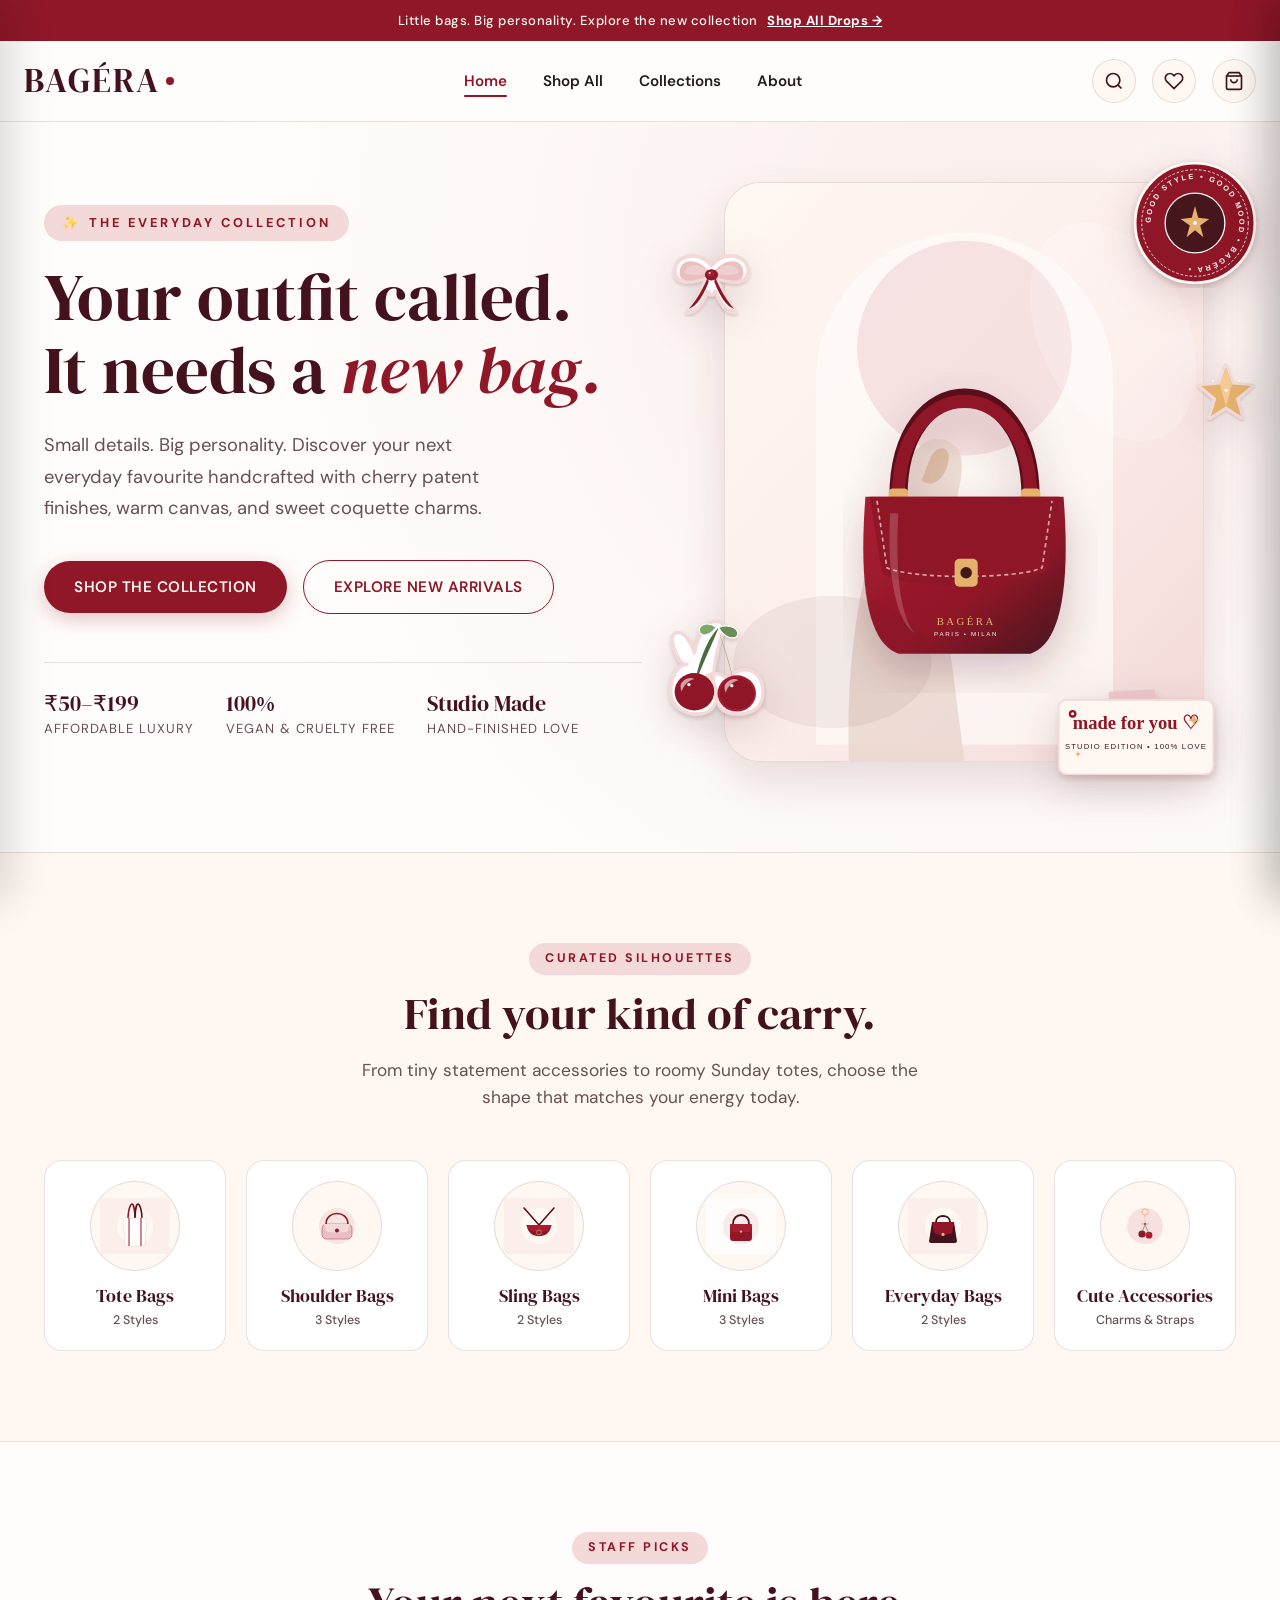
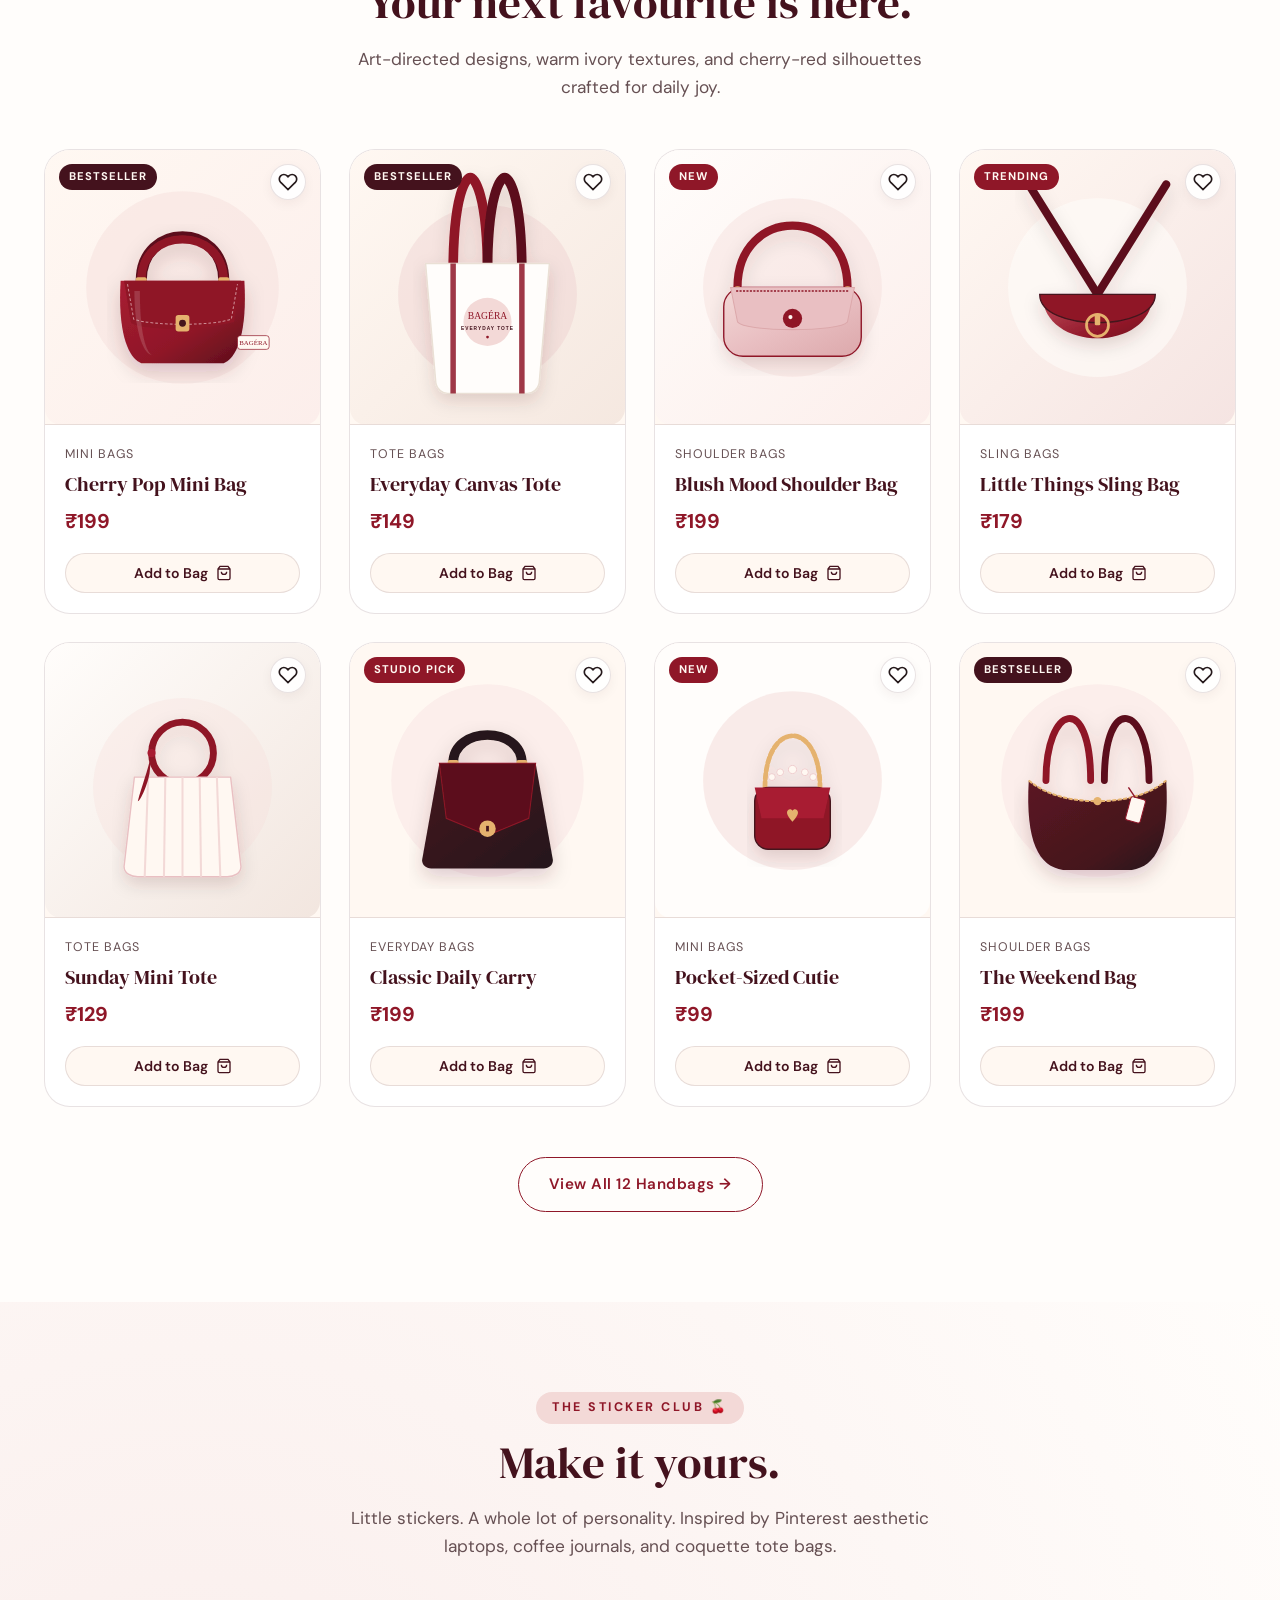
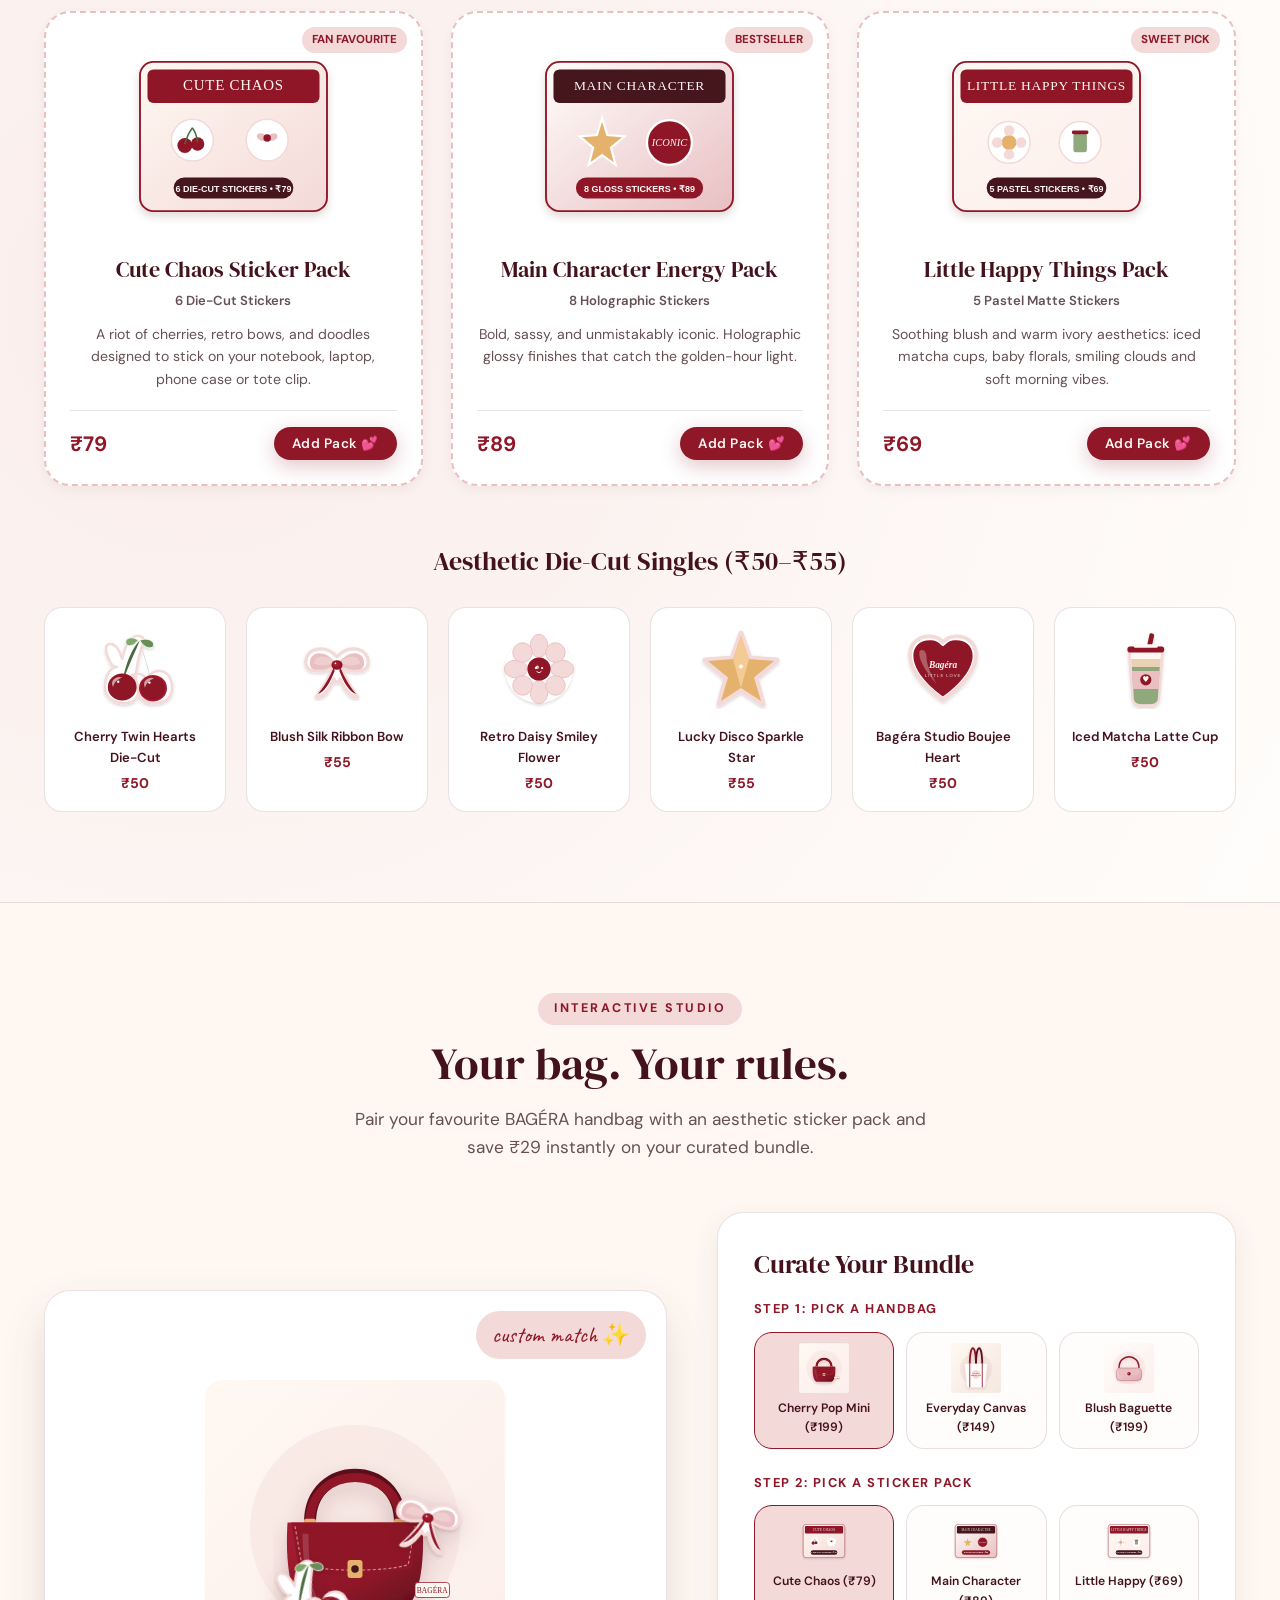
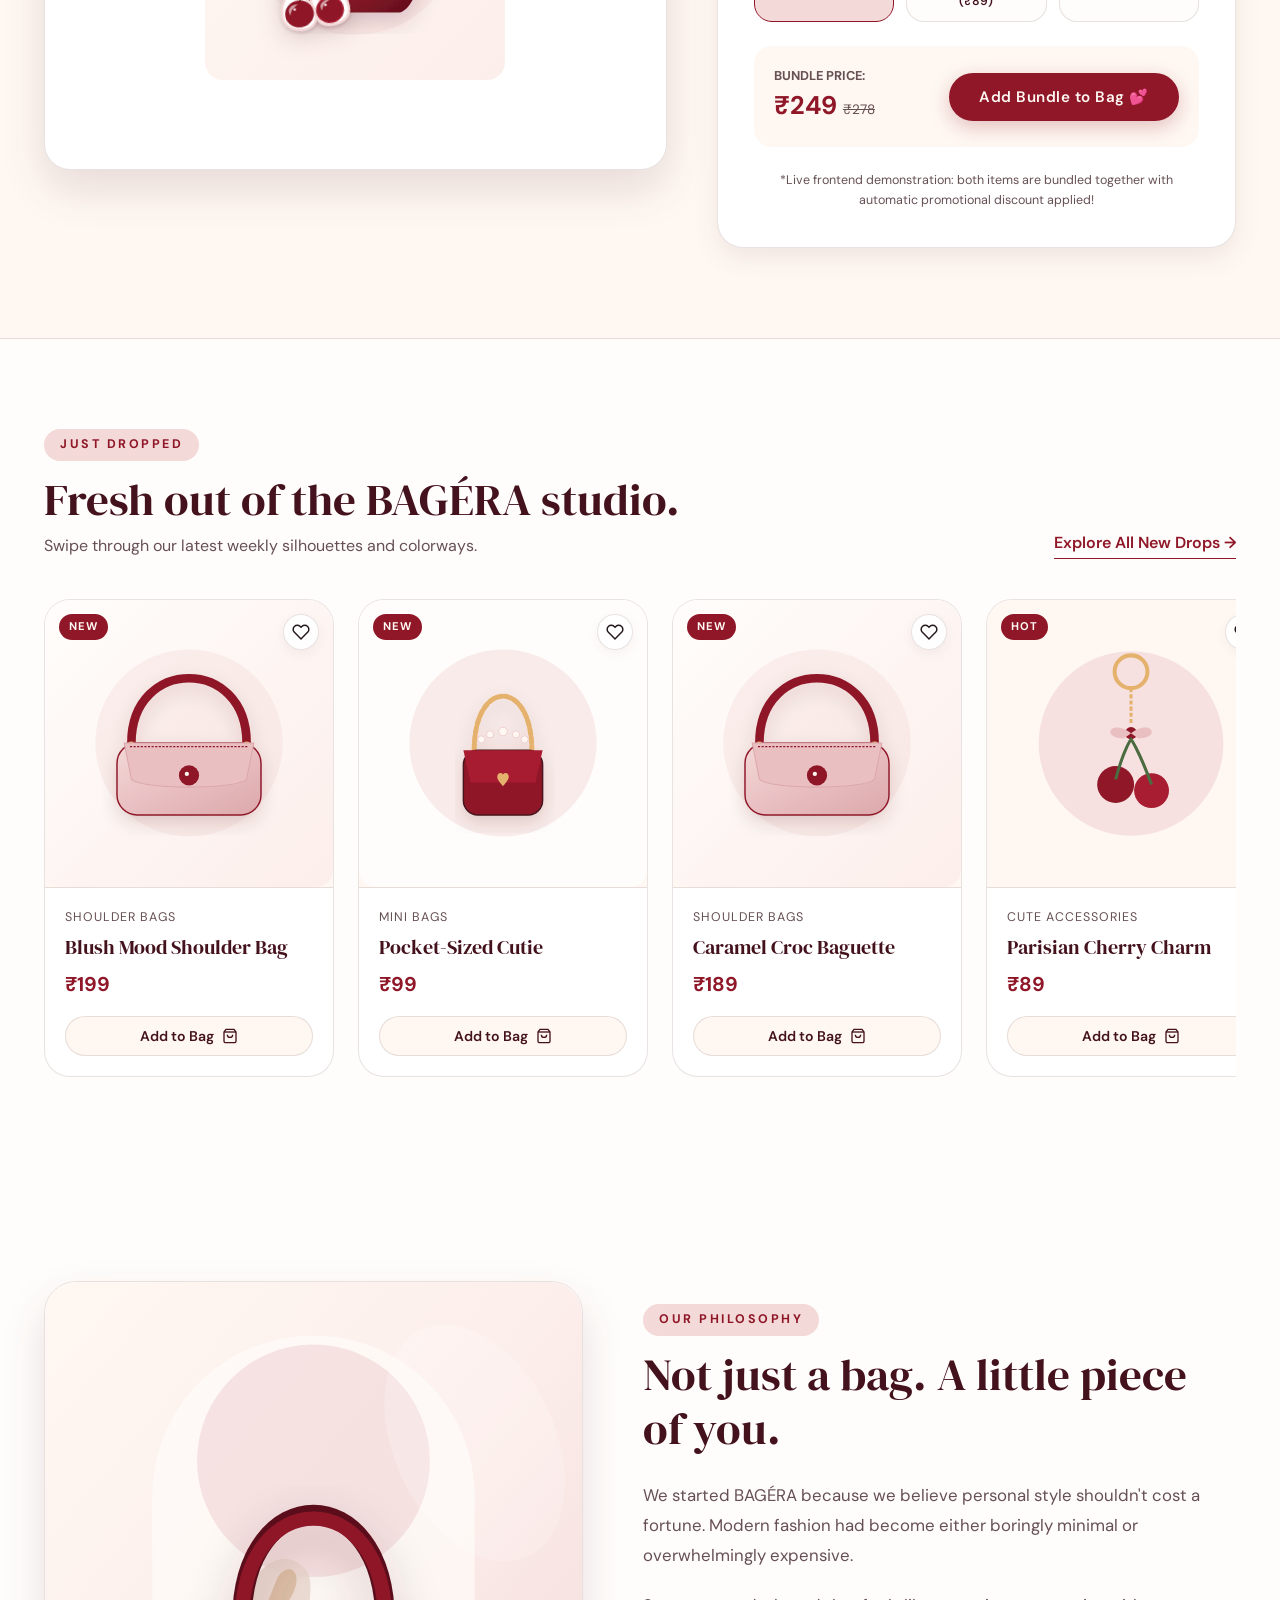
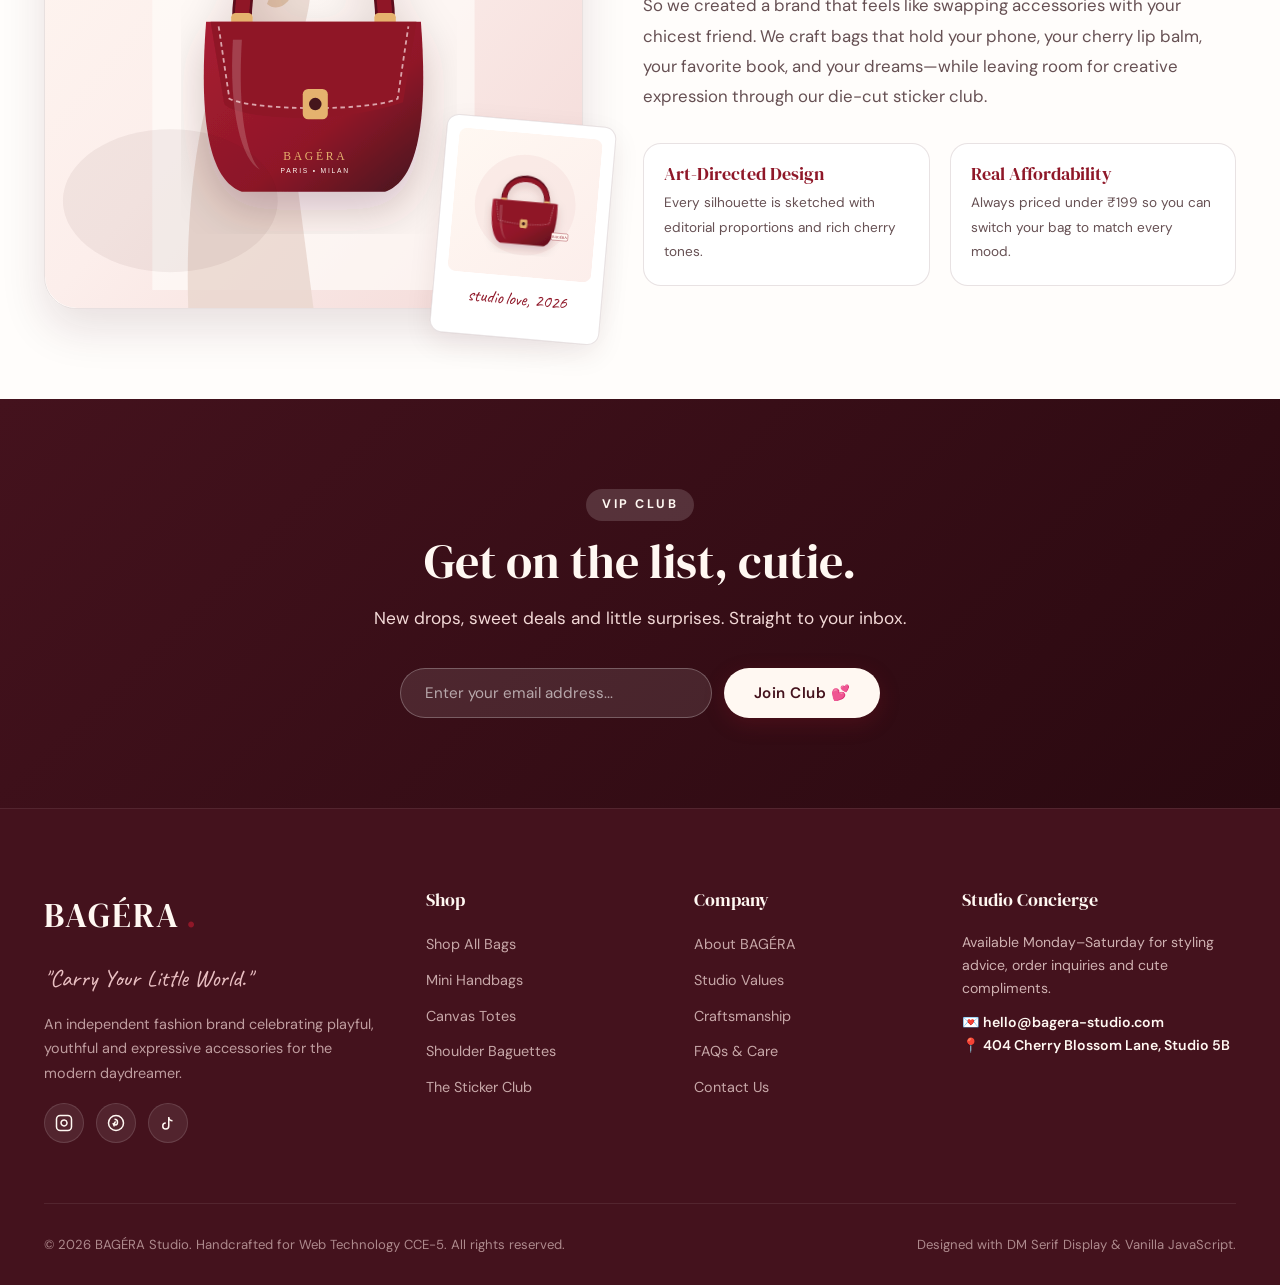
<file: index.html>
<!DOCTYPE html>
<html lang="en">
<head>
  <meta charset="UTF-8">
  <meta name="viewport" content="width=device-width, initial-scale=1.0">
  <title>BAGÉRA | Carry Your Little World | Designer Handbags & Cute Accessories</title>
  <meta name="description" content="BAGÉRA is a fashion-forward handbag boutique for trendy mini bags, totes, shoulder bags, and Pinterest-inspired aesthetic decorative stickers. Affordable luxury from ₹50 to ₹199.">
  
  <!-- Favicon -->
  <link rel="icon" type="image/svg+xml" href="assets/images/sticker-cherries.svg">

  <!-- Stylesheet -->
  <link rel="stylesheet" href="css/style.css">
</head>
<body>

  <!-- ==========================================================================
       1. ANNOUNCEMENT BAR
       ========================================================================== -->
  <aside class="announcement-bar" role="banner">
    Little bags. Big personality. Explore the new collection <a href="shop.html">Shop All Drops →</a>
  </aside>

  <!-- ==========================================================================
       2. NAVIGATION HEADER
       ========================================================================== -->
  <header class="site-header">
    <div class="container-wide">
      <nav class="navbar" aria-label="Main Navigation">
        <!-- Brand Logo -->
        <a href="index.html" class="site-logo">
          BAGÉRA<span class="logo-dot"></span>
        </a>

        <!-- Center Menu Links -->
        <ul class="nav-menu">
          <li><a href="index.html" class="nav-link active">Home</a></li>
          <li><a href="shop.html" class="nav-link">Shop All</a></li>
          <li><a href="shop.html#categories" class="nav-link">Collections</a></li>
          <li><a href="about.html" class="nav-link">About</a></li>
        </ul>

        <!-- Right Nav Icons & Mobile Toggle -->
        <div class="nav-actions">
          <!-- Search Icon Button -->
          <button class="nav-action-btn search-modal-trigger" aria-label="Search Catalog" title="Search bags & stickers">
            <svg width="20" height="20" viewBox="0 0 24 24" fill="none" stroke="currentColor" stroke-width="2">
              <circle cx="11" cy="11" r="8"></circle>
              <line x1="21" y1="21" x2="16.65" y2="16.65"></line>
            </svg>
          </button>

          <!-- Wishlist Icon Button with Badge -->
          <button class="nav-action-btn wishlist-drawer-trigger" aria-label="View Wishlist" title="Your Favourites">
            <svg width="20" height="20" viewBox="0 0 24 24" fill="none" stroke="currentColor" stroke-width="2">
              <path d="M20.84 4.61a5.5 5.5 0 0 0-7.78 0L12 5.67l-1.06-1.06a5.5 5.5 0 0 0-7.78 7.78l1.06 1.06L12 21.23l7.78-7.78 1.06-1.06a5.5 5.5 0 0 0 0-7.78z"></path>
            </svg>
            <span class="badge-count wishlist-count-badge" style="display:none;">0</span>
          </button>

          <!-- Shopping Bag Icon Button with Live Count Badge -->
          <button class="nav-action-btn cart-drawer-trigger" aria-label="Shopping Bag" title="View Cart">
            <svg width="20" height="20" viewBox="0 0 24 24" fill="none" stroke="currentColor" stroke-width="2">
              <path d="M6 2L3 6v14a2 2 0 0 0 2 2h14a2 2 0 0 0 2-2V6l-3-4z"></path>
              <line x1="3" y1="6" x2="21" y2="6"></line>
              <path d="M16 10a4 4 0 0 1-8 0"></path>
            </svg>
            <span class="badge-count cart-count-badge" style="display:none;">0</span>
          </button>

          <!-- Mobile Hamburger Toggle -->
          <button class="mobile-menu-toggle" id="mobile-menu-toggle-btn" aria-label="Open Mobile Menu">
            <svg width="22" height="22" viewBox="0 0 24 24" fill="none" stroke="currentColor" stroke-width="2">
              <line x1="3" y1="12" x2="21" y2="12"></line>
              <line x1="3" y1="6" x2="21" y2="6"></line>
              <line x1="3" y1="18" x2="21" y2="18"></line>
            </svg>
          </button>
        </div>
      </nav>
    </div>
  </header>

  <!-- ==========================================================================
       3. EDITORIAL HERO SECTION
       ========================================================================== -->
  <section class="hero-section">
    <div class="container">
      <div class="hero-grid">
        <!-- Hero Left: Typography & CTAs -->
        <div class="hero-content">
          <div class="hero-eyebrow">
            <span>✨</span> THE EVERYDAY COLLECTION
          </div>
          <h1 class="hero-title">
            Your outfit called.<br>
            It needs a <span>new bag.</span>
          </h1>
          <p class="hero-desc">
            Small details. Big personality. Discover your next everyday favourite handcrafted with cherry patent finishes, warm canvas, and sweet coquette charms.
          </p>
          <div class="hero-cta-group">
            <a href="shop.html" class="btn btn-primary">SHOP THE COLLECTION</a>
            <a href="#new-arrivals" class="btn btn-secondary">EXPLORE NEW ARRIVALS</a>
          </div>

          <div class="hero-stats-row">
            <div class="stat-item">
              <h4>₹50–₹199</h4>
              <p>Affordable Luxury</p>
            </div>
            <div class="stat-item">
              <h4>100%</h4>
              <p>Vegan & Cruelty Free</p>
            </div>
            <div class="stat-item">
              <h4>Studio Made</h4>
              <p>Hand-Finished Love</p>
            </div>
          </div>
        </div>

        <!-- Hero Right: Editorial Composition & Floating Doodles -->
        <div class="hero-visual-wrapper">
          <div class="hero-main-card">
            <img src="assets/images/hero-handbag-composition.svg" alt="BAGÉRA Signature Cherry Red Handbag Editorial Composition">
          </div>

          <!-- Floating Decorative Stickers & Doodles -->
          <img src="assets/images/badge-good-style.svg" alt="Good Style Good Mood Badge" class="floating-sticker sticker-badge" title="BAGÉRA Seal">
          <img src="assets/images/sticker-cherries.svg" alt="Glossy Cherry Doodles" class="floating-sticker sticker-cherries" title="Cherry Pop">
          <img src="assets/images/sticker-bow.svg" alt="Blush Ribbon Bow" class="floating-sticker sticker-bow" title="Coquette Bow">
          <img src="assets/images/note-made-for-you.svg" alt="Handwritten Made For You Note" class="floating-sticker sticker-note" title="Handcrafted note">
          <img src="assets/images/sticker-star.svg" alt="Sparkle Disco Star" class="floating-sticker sticker-star" title="Sparkle Star">
        </div>
      </div>
    </div>
  </section>

  <!-- ==========================================================================
       4. CATEGORY SECTION ("Find your kind of carry.")
       ========================================================================== -->
  <section class="section-padding category-section" id="categories">
    <div class="container">
      <div class="text-center">
        <span class="section-eyebrow">CURATED SILHOUETTES</span>
        <h2 class="section-title">Find your kind of carry.</h2>
        <p class="section-subtitle">From tiny statement accessories to roomy Sunday totes, choose the shape that matches your energy today.</p>
      </div>

      <div class="category-grid">
        <!-- Tote Bags -->
        <div class="category-tile" data-category-target="Tote Bags">
          <div class="category-tile-img">
            <img src="assets/images/category-tote.svg" alt="Tote Bags">
          </div>
          <h3 class="category-tile-title">Tote Bags</h3>
          <span class="category-tile-count">2 Styles</span>
        </div>

        <!-- Shoulder Bags -->
        <div class="category-tile" data-category-target="Shoulder Bags">
          <div class="category-tile-img">
            <img src="assets/images/category-shoulder.svg" alt="Shoulder Bags">
          </div>
          <h3 class="category-tile-title">Shoulder Bags</h3>
          <span class="category-tile-count">3 Styles</span>
        </div>

        <!-- Sling Bags -->
        <div class="category-tile" data-category-target="Sling Bags">
          <div class="category-tile-img">
            <img src="assets/images/category-sling.svg" alt="Sling Bags">
          </div>
          <h3 class="category-tile-title">Sling Bags</h3>
          <span class="category-tile-count">2 Styles</span>
        </div>

        <!-- Mini Bags -->
        <div class="category-tile" data-category-target="Mini Bags">
          <div class="category-tile-img">
            <img src="assets/images/category-mini.svg" alt="Mini Bags">
          </div>
          <h3 class="category-tile-title">Mini Bags</h3>
          <span class="category-tile-count">3 Styles</span>
        </div>

        <!-- Everyday Bags -->
        <div class="category-tile" data-category-target="Everyday Bags">
          <div class="category-tile-img">
            <img src="assets/images/category-everyday.svg" alt="Everyday Bags">
          </div>
          <h3 class="category-tile-title">Everyday Bags</h3>
          <span class="category-tile-count">2 Styles</span>
        </div>

        <!-- Cute Accessories -->
        <div class="category-tile" data-category-target="Cute Accessories">
          <div class="category-tile-img">
            <img src="assets/images/category-accessories.svg" alt="Cute Accessories">
          </div>
          <h3 class="category-tile-title">Cute Accessories</h3>
          <span class="category-tile-count">Charms & Straps</span>
        </div>
      </div>
    </div>
  </section>

  <!-- ==========================================================================
       5. FEATURED PRODUCTS ("Your next favourite is here.")
       ========================================================================== -->
  <section class="section-padding" id="featured">
    <div class="container">
      <div class="text-center">
        <span class="section-eyebrow">STAFF PICKS</span>
        <h2 class="section-title">Your next favourite is here.</h2>
        <p class="section-subtitle">Art-directed designs, warm ivory textures, and cherry-red silhouettes crafted for daily joy.</p>
      </div>

      <!-- Populated via js/main.js -->
      <div class="product-grid" id="featured-products-grid"></div>

      <div class="text-center" style="margin-top: 50px;">
        <a href="shop.html" class="btn btn-secondary">View All 12 Handbags →</a>
      </div>
    </div>
  </section>

  <!-- ==========================================================================
       6. THE STICKER CLUB ("Make it yours.")
       ========================================================================== -->
  <section class="section-padding sticker-club-section" id="stickers">
    <div class="container">
      <div class="sticker-club-header">
        <span class="section-eyebrow">THE STICKER CLUB 🍒</span>
        <h2 class="section-title">Make it yours.</h2>
        <p class="section-subtitle">Little stickers. A whole lot of personality. Inspired by Pinterest aesthetic laptops, coffee journals, and coquette tote bags.</p>
      </div>

      <!-- 3 Sticker Collection Packs -->
      <div class="sticker-packs-grid" id="sticker-packs-grid"></div>

      <!-- Pinterest-inspired Individual Stickers Gallery -->
      <h3 class="sticker-gallery-title">Aesthetic Die-Cut Singles (₹50–₹55)</h3>
      <div class="sticker-gallery-grid" id="single-stickers-grid"></div>
    </div>
  </section>

  <!-- ==========================================================================
       7. BUNDLE AND CUSTOMISE SECTION ("Your bag. Your rules.")
       ========================================================================== -->
  <section class="section-padding bundle-section" id="bundle-builder">
    <div class="container">
      <div class="text-center" style="margin-bottom: 50px;">
        <span class="section-eyebrow">INTERACTIVE STUDIO</span>
        <h2 class="section-title">Your bag. Your rules.</h2>
        <p class="section-subtitle">Pair your favourite BAGÉRA handbag with an aesthetic sticker pack and save ₹29 instantly on your curated bundle.</p>
      </div>

      <div class="bundle-grid">
        <!-- Live Visual Interactive Preview -->
        <div class="bundle-preview-box">
          <span class="bundle-sparkle-fx">custom match ✨</span>
          
          <div class="bundle-preview-bag">
            <img src="assets/images/bag-cherry-mini.svg" alt="Bundle Bag Preview" id="bundle-preview-bag-img">
          </div>

          <!-- Dynamic Applied Stickers -->
          <img src="assets/images/sticker-cherries.svg" alt="Sticker Accent 1" class="bundle-applied-sticker pos-1" id="bundle-preview-stk-1">
          <img src="assets/images/sticker-bow.svg" alt="Sticker Accent 2" class="bundle-applied-sticker pos-2" id="bundle-preview-stk-2">
        </div>

        <!-- Bundle Selection Controls -->
        <div class="bundle-controls-card">
          <h3 style="font-size: 1.6rem; margin-bottom: 20px;">Curate Your Bundle</h3>

          <!-- Step 1: Select Handbag -->
          <div class="custom-step-label">Step 1: Pick A Handbag</div>
          <div class="custom-picker-grid" id="bundle-bag-picker"></div>

          <!-- Step 2: Select Sticker Pack -->
          <div class="custom-step-label">Step 2: Pick A Sticker Pack</div>
          <div class="custom-picker-grid" id="bundle-pack-picker"></div>

          <!-- Price & Add Bundle Action -->
          <div class="bundle-price-box">
            <div>
              <div style="font-size:0.8rem; text-transform:uppercase; color:var(--body-muted); font-weight:700;">Bundle Price:</div>
              <div class="bundle-total-price" id="bundle-total-display">₹249</div>
            </div>
            <button class="btn btn-primary" id="bundle-add-to-cart-btn">
              Add Bundle to Bag 💕
            </button>
          </div>
          <p style="font-size: 0.78rem; color: var(--body-muted); text-align: center;">
            *Live frontend demonstration: both items are bundled together with automatic promotional discount applied!
          </p>
        </div>
      </div>
    </div>
  </section>

  <!-- ==========================================================================
       8. NEW ARRIVALS HORIZONTAL SHOWCASE
       ========================================================================== -->
  <section class="section-padding" id="new-arrivals">
    <div class="container">
      <div style="display: flex; justify-content: space-between; align-items: flex-end; margin-bottom: 40px; flex-wrap: wrap; gap: 16px;">
        <div>
          <span class="section-eyebrow">JUST DROPPED</span>
          <h2 class="section-title" style="margin-bottom: 6px;">Fresh out of the BAGÉRA studio.</h2>
          <p style="color: var(--body-muted);">Swipe through our latest weekly silhouettes and colorways.</p>
        </div>
        <a href="shop.html?filter=new" class="btn-text">Explore All New Drops →</a>
      </div>

      <!-- Horizontal scrolling track -->
      <div class="showcase-slider-container" id="new-arrivals-slider"></div>
    </div>
  </section>

  <!-- ==========================================================================
       9. BRAND STORY
       ========================================================================== -->
  <section class="section-padding brand-story-section" id="story">
    <div class="container">
      <div class="story-grid">
        <div class="story-image-wrap">
          <div class="story-img-main">
            <img src="https://images.unsplash.com/photo-1554412933-514a83d2f3c8?auto=format&fit=crop&w=800&q=80" 
                 alt="BAGÉRA Studio Story" 
                 onerror="this.onerror=null; this.src='assets/images/hero-handbag-composition.svg'">
          </div>
          <div class="story-polaroid">
            <img src="assets/images/bag-cherry-mini.svg" alt="Polaroid Bagéra Note">
            <p>studio love, 2026</p>
          </div>
        </div>

        <div class="story-content">
          <span class="section-eyebrow">OUR PHILOSOPHY</span>
          <h2>Not just a bag. A little piece of you.</h2>
          <p>
            We started BAGÉRA because we believe personal style shouldn't cost a fortune. Modern fashion had become either boringly minimal or overwhelmingly expensive.
          </p>
          <p>
            So we created a brand that feels like swapping accessories with your chicest friend. We craft bags that hold your phone, your cherry lip balm, your favorite book, and your dreams—while leaving room for creative expression through our die-cut sticker club.
          </p>

          <div class="story-pillars">
            <div class="pillar-item">
              <h4>Art-Directed Design</h4>
              <p>Every silhouette is sketched with editorial proportions and rich cherry tones.</p>
            </div>
            <div class="pillar-item">
              <h4>Real Affordability</h4>
              <p>Always priced under ₹199 so you can switch your bag to match every mood.</p>
            </div>
          </div>
        </div>
      </div>
    </div>
  </section>

  <!-- ==========================================================================
       10. NEWSLETTER
       ========================================================================== -->
  <section class="section-padding newsletter-section">
    <div class="container">
      <div class="newsletter-box">
        <span class="section-eyebrow" style="background: rgba(255,255,255,0.15); color: #FFF8F2;">VIP CLUB</span>
        <h2>Get on the list, cutie.</h2>
        <p>New drops, sweet deals and little surprises. Straight to your inbox.</p>

        <form class="newsletter-form" id="newsletter-form" novalidate>
          <input type="email" id="newsletter-email" class="newsletter-input" placeholder="Enter your email address..." required>
          <button type="submit" class="btn btn-primary">Join Club 💕</button>
        </form>
        <div id="newsletter-msg" class="newsletter-msg"></div>
      </div>
    </div>
  </section>

  <!-- ==========================================================================
       11. FOOTER
       ========================================================================== -->
  <footer class="site-footer">
    <div class="container">
      <div class="footer-grid">
        <!-- Brand Column -->
        <div class="footer-brand">
          <a href="index.html" class="site-logo">
            BAGÉRA<span>.</span>
          </a>
          <div class="footer-tagline">"Carry Your Little World."</div>
          <p class="footer-desc">
            An independent fashion brand celebrating playful, youthful and expressive accessories for the modern daydreamer.
          </p>
          <div class="footer-social-links">
            <a href="https://instagram.com" target="_blank" rel="noopener noreferrer" class="social-icon-btn" aria-label="Instagram">
              <svg width="18" height="18" viewBox="0 0 24 24" fill="none" stroke="currentColor" stroke-width="2"><rect x="2" y="2" width="20" height="20" rx="5" ry="5"></rect><path d="M16 11.37A4 4 0 1 1 12.63 8 4 4 0 0 1 16 11.37z"></path><line x1="17.5" y1="6.5" x2="17.51" y2="6.5"></line></svg>
            </a>
            <a href="https://pinterest.com" target="_blank" rel="noopener noreferrer" class="social-icon-btn" aria-label="Pinterest">
              <svg width="18" height="18" viewBox="0 0 24 24" fill="none" stroke="currentColor" stroke-width="2"><circle cx="12" cy="12" r="10"></circle><path d="M8 12c.5 1.5 1 3 2 4.5"></path><path d="M10 7c2 0 4 1.5 4 4 0 2-1 3.5-2.5 3.5-.8 0-1.5-.5-1.5-1.5 0-1 .5-2 1.5-3"></path></svg>
            </a>
            <a href="https://tiktok.com" target="_blank" rel="noopener noreferrer" class="social-icon-btn" aria-label="TikTok">
              <svg width="18" height="18" viewBox="0 0 24 24" fill="none" stroke="currentColor" stroke-width="2"><path d="M9 12a4 4 0 1 0 4 4V4a5 5 0 0 0 5 5"></path></svg>
            </a>
          </div>
        </div>

        <!-- Shop Links -->
        <div class="footer-col">
          <h4>Shop</h4>
          <ul>
            <li><a href="shop.html">Shop All Bags</a></li>
            <li><a href="shop.html?category=Mini%20Bags">Mini Handbags</a></li>
            <li><a href="shop.html?category=Tote%20Bags">Canvas Totes</a></li>
            <li><a href="shop.html?category=Shoulder%20Bags">Shoulder Baguettes</a></li>
            <li><a href="#stickers">The Sticker Club</a></li>
          </ul>
        </div>

        <!-- Brand Links -->
        <div class="footer-col">
          <h4>Company</h4>
          <ul>
            <li><a href="about.html">About BAGÉRA</a></li>
            <li><a href="about.html#values">Studio Values</a></li>
            <li><a href="about.html#craft">Craftsmanship</a></li>
            <li><a href="about.html#faq">FAQs & Care</a></li>
            <li><a href="mailto:hello@bagera-studio.com">Contact Us</a></li>
          </ul>
        </div>

        <!-- Contact Placeholder -->
        <div class="footer-col">
          <h4>Studio Concierge</h4>
          <p style="font-size:0.88rem; margin-bottom:12px; color:rgba(243,217,215,0.8);">
            Available Monday–Saturday for styling advice, order inquiries and cute compliments.
          </p>
          <p style="font-size:0.88rem; color:var(--warm-ivory); font-weight:600;">
            💌 hello@bagera-studio.com<br>
            📍 404 Cherry Blossom Lane, Studio 5B
          </p>
        </div>
      </div>

      <div class="footer-bottom">
        <div>&copy; 2026 BAGÉRA Studio. Handcrafted for Web Technology CCE-5. All rights reserved.</div>
        <div>Designed with DM Serif Display &amp; Vanilla JavaScript.</div>
      </div>
    </div>
  </footer>

  <!-- ==========================================================================
       SHOPPING CART DRAWER
       ========================================================================== -->
  <div class="drawer-overlay" id="cart-overlay"></div>
  <aside class="side-drawer" id="cart-drawer" aria-label="Shopping Bag">
    <div class="drawer-header">
      <h3 class="drawer-title">
        <span>Your Shopping Bag</span>
        <span class="badge-count cart-count-badge" style="display:none; position:static;">0</span>
      </h3>
      <button class="drawer-close-btn" id="cart-drawer-close" aria-label="Close cart">✕</button>
    </div>

    <!-- Free Delivery Meter -->
    <div class="free-shipping-meter">
      <div class="meter-text" id="free-shipping-text">Add ₹299 for <strong>FREE Delivery</strong> ✨</div>
      <div class="meter-bar-track">
        <div class="meter-bar-fill" id="free-shipping-progress"></div>
      </div>
    </div>

    <!-- Items List (dynamic via cart.js) -->
    <div class="drawer-body" id="cart-drawer-items"></div>

    <!-- Drawer Footer -->
    <div class="drawer-footer">
      <div class="drawer-subtotal-row">
        <span>Subtotal</span>
        <span id="cart-subtotal">₹0</span>
      </div>
      <div class="drawer-subtotal-row">
        <span>Standard Shipping</span>
        <span id="cart-shipping">₹0</span>
      </div>
      <div class="drawer-total-row">
        <span>Total Amount</span>
        <span id="cart-total">₹0</span>
      </div>
      <button class="btn btn-primary" id="cart-checkout-btn" style="width:100%;" disabled>
        Proceed to Checkout →
      </button>
    </div>
  </aside>

  <!-- ==========================================================================
       WISHLIST DRAWER
       ========================================================================== -->
  <div class="drawer-overlay" id="wishlist-overlay"></div>
  <aside class="side-drawer" id="wishlist-drawer" aria-label="Wishlist">
    <div class="drawer-header">
      <h3 class="drawer-title">
        <span>Saved Favourites ♡</span>
      </h3>
      <button class="drawer-close-btn" id="wishlist-drawer-close" aria-label="Close wishlist">✕</button>
    </div>
    <div class="drawer-body" id="wishlist-drawer-items"></div>
  </aside>

  <!-- ==========================================================================
       MOBILE NAVIGATION DRAWER
       ========================================================================== -->
  <div class="drawer-overlay" id="mobile-nav-overlay"></div>
  <nav class="mobile-nav-drawer" id="mobile-nav-drawer">
    <div style="display:flex; justify-content:space-between; align-items:center;">
      <a href="index.html" class="site-logo">BAGÉRA<span>.</span></a>
      <button class="drawer-close-btn" id="mobile-nav-close">✕</button>
    </div>
    <div class="mobile-nav-links">
      <a href="index.html" class="active">Home</a>
      <a href="shop.html">Shop All Drops</a>
      <a href="shop.html#categories">Collections</a>
      <a href="#stickers">The Sticker Club</a>
      <a href="about.html">About BAGÉRA</a>
    </div>
    <div style="margin-top:auto; padding-top:20px; border-top:1px solid var(--border-light);">
      <p style="font-size:0.85rem; color:var(--body-muted);">"Carry Your Little World."</p>
    </div>
  </nav>

  <!-- ==========================================================================
       QUICK VIEW MODAL
       ========================================================================== -->
  <div class="modal-overlay" id="quick-view-modal">
    <div class="modal-content-card">
      <button class="modal-close-btn" onclick="closeQuickView()" aria-label="Close modal">✕</button>
      <div id="quick-view-modal-body"></div>
    </div>
  </div>

  <!-- ==========================================================================
       CHECKOUT SIMULATION MODAL
       ========================================================================== -->
  <div class="modal-overlay" id="checkout-modal">
    <div class="modal-content-card checkout-modal-card">
      <button class="modal-close-btn" id="checkout-modal-close" aria-label="Close checkout">✕</button>
      
      <div class="checkout-grid">
        <!-- Form Left -->
        <div>
          <span class="section-eyebrow">STEP 1 OF 1</span>
          <h2 style="font-size:2rem; margin-bottom:20px;">Shipping &amp; Order Details</h2>

          <form id="checkout-form" novalidate>
            <div class="checkout-form-group">
              <label for="checkout-name">Full Name *</label>
              <input type="text" id="checkout-name" class="checkout-input" placeholder="e.g. Alisha Roy" required>
            </div>

            <div class="form-row">
              <div class="checkout-form-group">
                <label for="checkout-email">Email Address *</label>
                <input type="email" id="checkout-email" class="checkout-input" placeholder="alisha@example.com" required>
              </div>
              <div class="checkout-form-group">
                <label for="checkout-phone">Phone Number *</label>
                <input type="tel" id="checkout-phone" class="checkout-input" placeholder="+91 98765 43210" required>
              </div>
            </div>

            <div class="checkout-form-group">
              <label for="checkout-address">Delivery Address *</label>
              <textarea id="checkout-address" class="checkout-input" rows="2" placeholder="House/Flat No, Street, Landmark..." required></textarea>
            </div>

            <div class="form-row">
              <div class="checkout-form-group">
                <label for="checkout-city">City *</label>
                <input type="text" id="checkout-city" class="checkout-input" placeholder="e.g. Bengaluru" required>
              </div>
              <div class="checkout-form-group">
                <label for="checkout-postal">PIN Code *</label>
                <input type="text" id="checkout-postal" class="checkout-input" placeholder="560001" required>
              </div>
            </div>

            <div class="checkout-form-group" style="margin-top:20px;">
              <label>Payment Method (Demonstration)</label>
              <div style="background:var(--warm-ivory); padding:14px; border-radius:var(--radius-sm); border:1px solid var(--border-light); font-size:0.88rem; color:var(--deep-burgundy);">
                💳 <strong>Pay on Delivery / UPI Scan on Arrival</strong><br>
                <span style="font-size:0.78rem; color:var(--body-muted);">College project demonstration mode: No actual payment required.</span>
              </div>
            </div>

            <button type="submit" class="btn btn-primary" style="width:100%; margin-top:14px;">
              Confirm &amp; Place Order 🛍️
            </button>
          </form>
        </div>

        <!-- Order Summary Right -->
        <div class="checkout-summary-box">
          <h3 class="checkout-summary-title">Order Summary</h3>
          <div class="checkout-summary-items" id="checkout-order-items"></div>
          
          <div style="border-top:1px solid var(--border-light); padding-top:14px; margin-top:14px;">
            <div class="drawer-subtotal-row">
              <span>Subtotal</span>
              <span id="checkout-subtotal">₹0</span>
            </div>
            <div class="drawer-subtotal-row">
              <span>Shipping</span>
              <span id="checkout-shipping">₹0</span>
            </div>
            <div class="drawer-total-row" style="margin-top:12px; margin-bottom:0;">
              <span>Total Amount</span>
              <span id="checkout-total">₹0</span>
            </div>
          </div>
        </div>
      </div>
    </div>
  </div>

  <!-- ==========================================================================
       SEARCH OVERLAY MODAL
       ========================================================================== -->
  <div class="search-modal-overlay" id="search-modal">
    <div class="search-bar-wrap">
      <input type="text" id="search-modal-input" class="search-modal-input" placeholder="Search bags, totes, charms or stickers..." autocomplete="off">
      <button class="search-modal-close" id="search-modal-close" aria-label="Close search">✕</button>
    </div>
    <div class="search-results-container" id="search-results-list"></div>
  </div>

  <!-- ==========================================================================
       SCRIPTS (Vanilla JavaScript Only)
       ========================================================================== -->
  <script src="js/products.js"></script>
  <script src="js/cart.js"></script>
  <script src="js/main.js"></script>
</body>
</html>
</file>
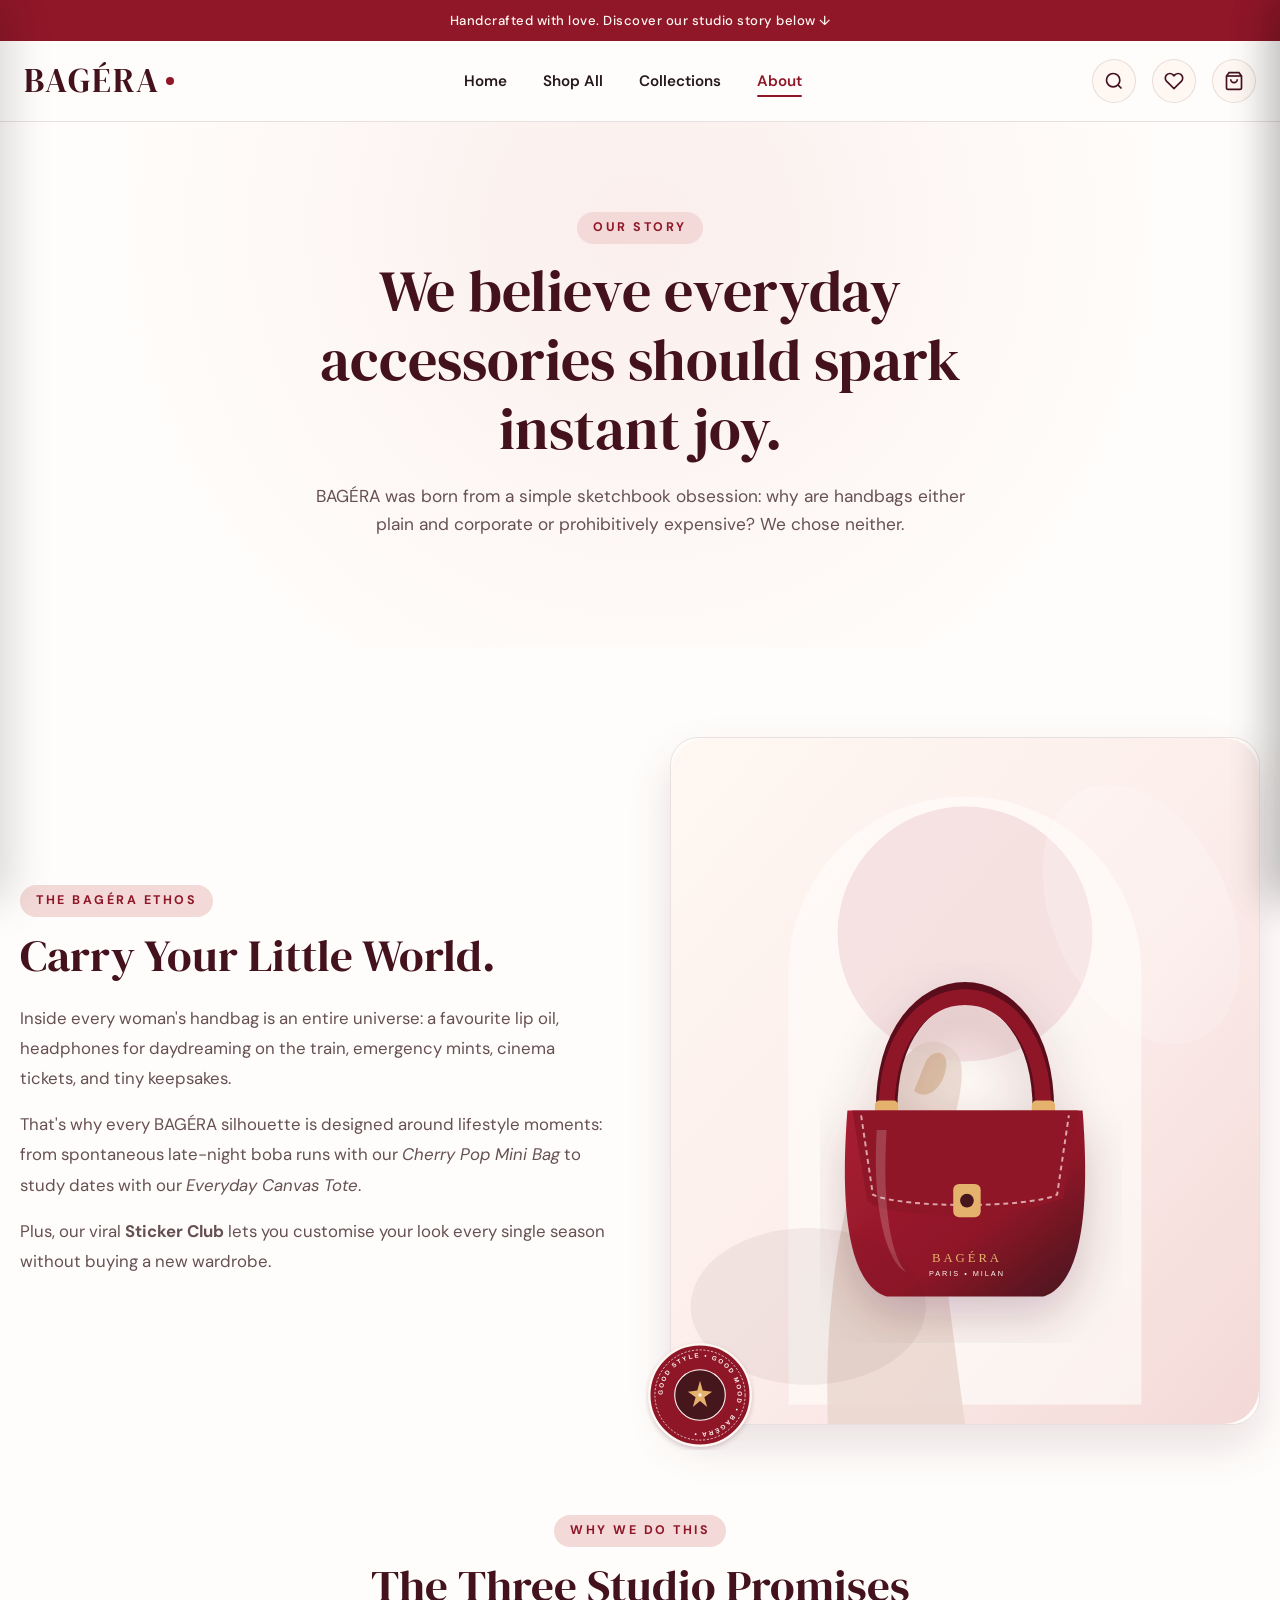
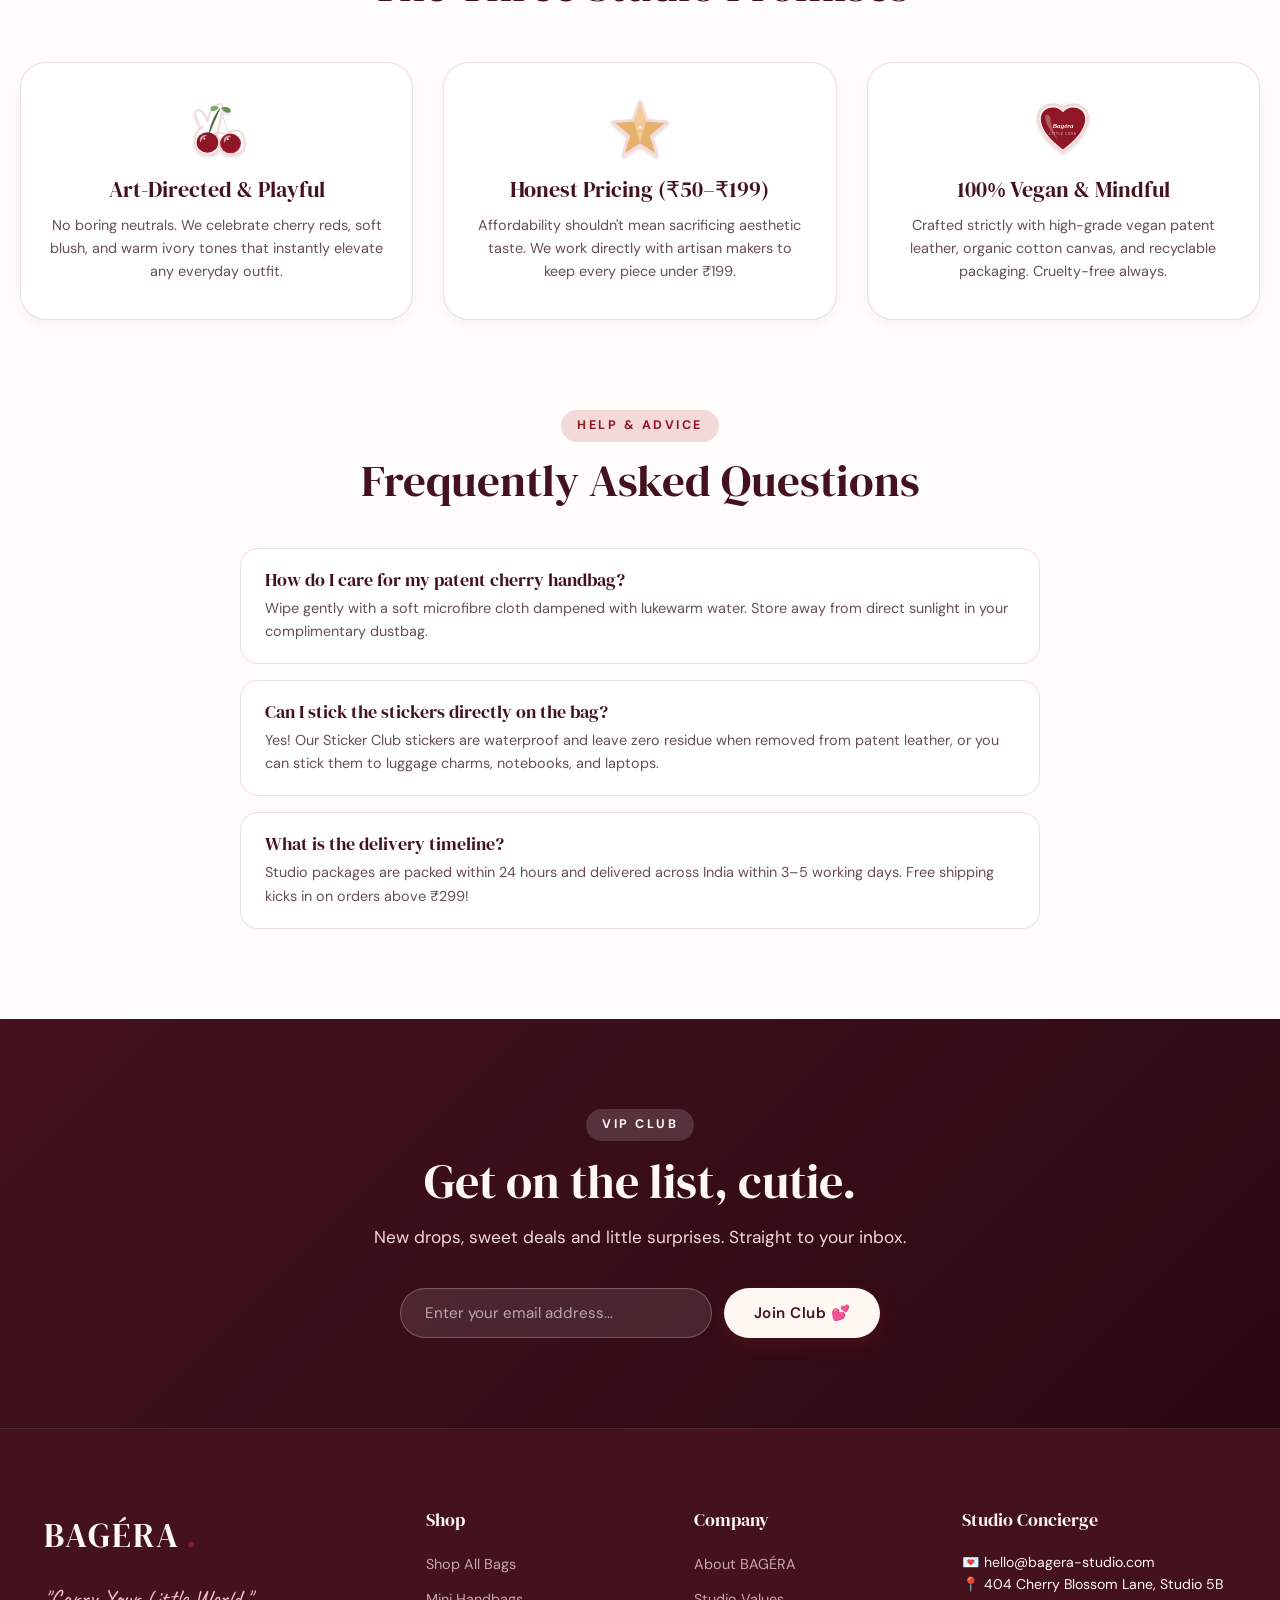
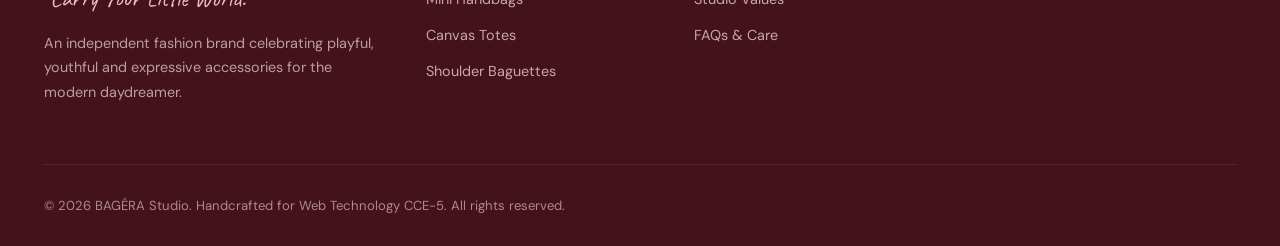
<file: about.html>
<!DOCTYPE html>
<html lang="en">
<head>
  <meta charset="UTF-8">
  <meta name="viewport" content="width=device-width, initial-scale=1.0">
  <title>About Us | BAGÉRA - The Independent Handbag Studio</title>
  <meta name="description" content="Discover the philosophy, design ethics, and craftsmanship behind BAGÉRA. Affordable, playful, artistic handbags and accessories under ₹199.">
  
  <link rel="icon" type="image/svg+xml" href="assets/images/sticker-cherries.svg">
  <link rel="stylesheet" href="css/style.css">
</head>
<body>

  <!-- Announcement Bar -->
  <aside class="announcement-bar" role="banner">
    Handcrafted with love. Discover our studio story below ↓
  </aside>

  <!-- Navigation Header -->
  <header class="site-header">
    <div class="container-wide">
      <nav class="navbar" aria-label="Main Navigation">
        <a href="index.html" class="site-logo">
          BAGÉRA<span class="logo-dot"></span>
        </a>

        <ul class="nav-menu">
          <li><a href="index.html" class="nav-link">Home</a></li>
          <li><a href="shop.html" class="nav-link">Shop All</a></li>
          <li><a href="shop.html#categories" class="nav-link">Collections</a></li>
          <li><a href="about.html" class="nav-link active">About</a></li>
        </ul>

        <div class="nav-actions">
          <button class="nav-action-btn search-modal-trigger" aria-label="Search Catalog">
            <svg width="20" height="20" viewBox="0 0 24 24" fill="none" stroke="currentColor" stroke-width="2">
              <circle cx="11" cy="11" r="8"></circle>
              <line x1="21" y1="21" x2="16.65" y2="16.65"></line>
            </svg>
          </button>

          <button class="nav-action-btn wishlist-drawer-trigger" aria-label="View Wishlist">
            <svg width="20" height="20" viewBox="0 0 24 24" fill="none" stroke="currentColor" stroke-width="2">
              <path d="M20.84 4.61a5.5 5.5 0 0 0-7.78 0L12 5.67l-1.06-1.06a5.5 5.5 0 0 0-7.78 7.78l1.06 1.06L12 21.23l7.78-7.78 1.06-1.06a5.5 5.5 0 0 0 0-7.78z"></path>
            </svg>
            <span class="badge-count wishlist-count-badge" style="display:none;">0</span>
          </button>

          <button class="nav-action-btn cart-drawer-trigger" aria-label="Shopping Bag">
            <svg width="20" height="20" viewBox="0 0 24 24" fill="none" stroke="currentColor" stroke-width="2">
              <path d="M6 2L3 6v14a2 2 0 0 0 2 2h14a2 2 0 0 0 2-2V6l-3-4z"></path>
              <line x1="3" y1="6" x2="21" y2="6"></line>
              <path d="M16 10a4 4 0 0 1-8 0"></path>
            </svg>
            <span class="badge-count cart-count-badge" style="display:none;">0</span>
          </button>

          <button class="mobile-menu-toggle" id="mobile-menu-toggle-btn" aria-label="Open Mobile Menu">
            <svg width="22" height="22" viewBox="0 0 24 24" fill="none" stroke="currentColor" stroke-width="2">
              <line x1="3" y1="12" x2="21" y2="12"></line>
              <line x1="3" y1="6" x2="21" y2="6"></line>
              <line x1="3" y1="18" x2="21" y2="18"></line>
            </svg>
          </button>
        </div>
      </nav>
    </div>
  </header>

  <!-- About Hero -->
  <section class="about-hero-section">
    <div class="container">
      <span class="section-eyebrow">OUR STORY</span>
      <h1 class="section-title" style="font-size:3.6rem; max-width:800px; margin:0 auto 20px auto;">
        We believe everyday accessories should spark instant joy.
      </h1>
      <p class="section-subtitle" style="max-width:650px;">
        BAGÉRA was born from a simple sketchbook obsession: why are handbags either plain and corporate or prohibitively expensive? We chose neither.
      </p>
    </div>
  </section>

  <!-- Editorial Story Grid -->
  <main class="container section-padding">
    <div class="about-editorial-grid">
      <div>
        <span class="section-eyebrow">THE BAGÉRA ETHOS</span>
        <h2 style="font-size:2.8rem; margin-bottom:20px;">Carry Your Little World.</h2>
        <p style="color:var(--body-muted); font-size:1.05rem; line-height:1.8; margin-bottom:16px;">
          Inside every woman's handbag is an entire universe: a favourite lip oil, headphones for daydreaming on the train, emergency mints, cinema tickets, and tiny keepsakes.
        </p>
        <p style="color:var(--body-muted); font-size:1.05rem; line-height:1.8; margin-bottom:16px;">
          That's why every BAGÉRA silhouette is designed around lifestyle moments: from spontaneous late-night boba runs with our <em>Cherry Pop Mini Bag</em> to study dates with our <em>Everyday Canvas Tote</em>.
        </p>
        <p style="color:var(--body-muted); font-size:1.05rem; line-height:1.8;">
          Plus, our viral <strong>Sticker Club</strong> lets you customise your look every single season without buying a new wardrobe.
        </p>
      </div>

      <div style="position:relative;">
        <div style="border-radius:28px; overflow:hidden; box-shadow:var(--shadow-lg); border:1px solid var(--border-light);">
          <img src="https://images.unsplash.com/photo-1590874103328-eac38a683ce7?auto=format&fit=crop&w=800&q=80" 
               alt="BAGÉRA Handbag Crafting"
               onerror="this.onerror=null; this.src='assets/images/hero-handbag-composition.svg'">
        </div>
        <img src="assets/images/badge-good-style.svg" alt="Badge" style="position:absolute; bottom:-25px; left:-25px; width:110px; height:110px;">
      </div>
    </div>

    <!-- Core Values Section -->
    <div id="values" style="margin-top:60px;">
      <div class="text-center">
        <span class="section-eyebrow">WHY WE DO THIS</span>
        <h2 class="section-title">The Three Studio Promises</h2>
      </div>

      <div class="values-grid">
        <div class="value-card">
          <img src="assets/images/sticker-cherries.svg" alt="Playful Design" class="value-icon">
          <h3 style="font-size:1.4rem; color:var(--deep-burgundy); margin-bottom:10px;">Art-Directed &amp; Playful</h3>
          <p style="color:var(--body-muted); font-size:0.9rem;">
            No boring neutrals. We celebrate cherry reds, soft blush, and warm ivory tones that instantly elevate any everyday outfit.
          </p>
        </div>

        <div class="value-card">
          <img src="assets/images/sticker-star.svg" alt="Fair Pricing" class="value-icon">
          <h3 style="font-size:1.4rem; color:var(--deep-burgundy); margin-bottom:10px;">Honest Pricing (₹50–₹199)</h3>
          <p style="color:var(--body-muted); font-size:0.9rem;">
            Affordability shouldn't mean sacrificing aesthetic taste. We work directly with artisan makers to keep every piece under ₹199.
          </p>
        </div>

        <div class="value-card">
          <img src="assets/images/sticker-heart.svg" alt="Conscious Materials" class="value-icon">
          <h3 style="font-size:1.4rem; color:var(--deep-burgundy); margin-bottom:10px;">100% Vegan &amp; Mindful</h3>
          <p style="color:var(--body-muted); font-size:0.9rem;">
            Crafted strictly with high-grade vegan patent leather, organic cotton canvas, and recyclable packaging. Cruelty-free always.
          </p>
        </div>
      </div>
    </div>

    <!-- FAQ Section -->
    <div id="faq" style="margin-top:90px; max-width:800px; margin-left:auto; margin-right:auto;">
      <div class="text-center" style="margin-bottom:40px;">
        <span class="section-eyebrow">HELP &amp; ADVICE</span>
        <h2 class="section-title">Frequently Asked Questions</h2>
      </div>

      <div style="display:flex; flex-direction:column; gap:16px;">
        <div style="background:#FFFFFF; border:1px solid var(--border-light); border-radius:var(--radius-md); padding:20px 24px;">
          <h4 style="font-size:1.15rem; color:var(--deep-burgundy); margin-bottom:6px;">How do I care for my patent cherry handbag?</h4>
          <p style="color:var(--body-muted); font-size:0.9rem;">
            Wipe gently with a soft microfibre cloth dampened with lukewarm water. Store away from direct sunlight in your complimentary dustbag.
          </p>
        </div>

        <div style="background:#FFFFFF; border:1px solid var(--border-light); border-radius:var(--radius-md); padding:20px 24px;">
          <h4 style="font-size:1.15rem; color:var(--deep-burgundy); margin-bottom:6px;">Can I stick the stickers directly on the bag?</h4>
          <p style="color:var(--body-muted); font-size:0.9rem;">
            Yes! Our Sticker Club stickers are waterproof and leave zero residue when removed from patent leather, or you can stick them to luggage charms, notebooks, and laptops.
          </p>
        </div>

        <div style="background:#FFFFFF; border:1px solid var(--border-light); border-radius:var(--radius-md); padding:20px 24px;">
          <h4 style="font-size:1.15rem; color:var(--deep-burgundy); margin-bottom:6px;">What is the delivery timeline?</h4>
          <p style="color:var(--body-muted); font-size:0.9rem;">
            Studio packages are packed within 24 hours and delivered across India within 3–5 working days. Free shipping kicks in on orders above ₹299!
          </p>
        </div>
      </div>
    </div>
  </main>

  <!-- Newsletter Section -->
  <section class="section-padding newsletter-section">
    <div class="container">
      <div class="newsletter-box">
        <span class="section-eyebrow" style="background: rgba(255,255,255,0.15); color: #FFF8F2;">VIP CLUB</span>
        <h2>Get on the list, cutie.</h2>
        <p>New drops, sweet deals and little surprises. Straight to your inbox.</p>
        <form class="newsletter-form" id="newsletter-form" novalidate>
          <input type="email" id="newsletter-email" class="newsletter-input" placeholder="Enter your email address..." required>
          <button type="submit" class="btn btn-primary">Join Club 💕</button>
        </form>
        <div id="newsletter-msg" class="newsletter-msg"></div>
      </div>
    </div>
  </section>

  <!-- Footer -->
  <footer class="site-footer">
    <div class="container">
      <div class="footer-grid">
        <div class="footer-brand">
          <a href="index.html" class="site-logo">BAGÉRA<span>.</span></a>
          <div class="footer-tagline">"Carry Your Little World."</div>
          <p class="footer-desc">
            An independent fashion brand celebrating playful, youthful and expressive accessories for the modern daydreamer.
          </p>
        </div>
        <div class="footer-col">
          <h4>Shop</h4>
          <ul>
            <li><a href="shop.html">Shop All Bags</a></li>
            <li><a href="shop.html?category=Mini%20Bags">Mini Handbags</a></li>
            <li><a href="shop.html?category=Tote%20Bags">Canvas Totes</a></li>
            <li><a href="shop.html?category=Shoulder%20Bags">Shoulder Baguettes</a></li>
          </ul>
        </div>
        <div class="footer-col">
          <h4>Company</h4>
          <ul>
            <li><a href="about.html">About BAGÉRA</a></li>
            <li><a href="about.html#values">Studio Values</a></li>
            <li><a href="about.html#faq">FAQs & Care</a></li>
          </ul>
        </div>
        <div class="footer-col">
          <h4>Studio Concierge</h4>
          <p style="font-size:0.88rem; color:var(--warm-ivory);">
            💌 hello@bagera-studio.com<br>
            📍 404 Cherry Blossom Lane, Studio 5B
          </p>
        </div>
      </div>
      <div class="footer-bottom">
        <div>&copy; 2026 BAGÉRA Studio. Handcrafted for Web Technology CCE-5. All rights reserved.</div>
      </div>
    </div>
  </footer>

  <!-- Shopping Cart Drawer -->
  <div class="drawer-overlay" id="cart-overlay"></div>
  <aside class="side-drawer" id="cart-drawer" aria-label="Shopping Bag">
    <div class="drawer-header">
      <h3 class="drawer-title">
        <span>Your Shopping Bag</span>
        <span class="badge-count cart-count-badge" style="display:none; position:static;">0</span>
      </h3>
      <button class="drawer-close-btn" id="cart-drawer-close">✕</button>
    </div>
    <div class="free-shipping-meter">
      <div class="meter-text" id="free-shipping-text">Add ₹299 for <strong>FREE Delivery</strong> ✨</div>
      <div class="meter-bar-track">
        <div class="meter-bar-fill" id="free-shipping-progress"></div>
      </div>
    </div>
    <div class="drawer-body" id="cart-drawer-items"></div>
    <div class="drawer-footer">
      <div class="drawer-subtotal-row">
        <span>Subtotal</span>
        <span id="cart-subtotal">₹0</span>
      </div>
      <div class="drawer-subtotal-row">
        <span>Standard Shipping</span>
        <span id="cart-shipping">₹0</span>
      </div>
      <div class="drawer-total-row">
        <span>Total Amount</span>
        <span id="cart-total">₹0</span>
      </div>
      <button class="btn btn-primary" id="cart-checkout-btn" style="width:100%;" disabled>Proceed to Checkout →</button>
    </div>
  </aside>

  <!-- Wishlist Drawer -->
  <div class="drawer-overlay" id="wishlist-overlay"></div>
  <aside class="side-drawer" id="wishlist-drawer">
    <div class="drawer-header">
      <h3 class="drawer-title">Saved Favourites ♡</h3>
      <button class="drawer-close-btn" id="wishlist-drawer-close">✕</button>
    </div>
    <div class="drawer-body" id="wishlist-drawer-items"></div>
  </aside>

  <!-- Mobile Nav Drawer -->
  <div class="drawer-overlay" id="mobile-nav-overlay"></div>
  <nav class="mobile-nav-drawer" id="mobile-nav-drawer">
    <div style="display:flex; justify-content:space-between; align-items:center;">
      <a href="index.html" class="site-logo">BAGÉRA<span>.</span></a>
      <button class="drawer-close-btn" id="mobile-nav-close">✕</button>
    </div>
    <div class="mobile-nav-links">
      <a href="index.html">Home</a>
      <a href="shop.html">Shop All Drops</a>
      <a href="about.html" class="active">About BAGÉRA</a>
    </div>
  </nav>

  <!-- Quick View Modal -->
  <div class="modal-overlay" id="quick-view-modal">
    <div class="modal-content-card">
      <button class="modal-close-btn" onclick="closeQuickView()">✕</button>
      <div id="quick-view-modal-body"></div>
    </div>
  </div>

  <!-- Checkout Modal -->
  <div class="modal-overlay" id="checkout-modal">
    <div class="modal-content-card checkout-modal-card">
      <button class="modal-close-btn" id="checkout-modal-close">✕</button>
      <div class="checkout-grid">
        <div>
          <span class="section-eyebrow">STEP 1 OF 1</span>
          <h2 style="font-size:2rem; margin-bottom:20px;">Shipping &amp; Order Details</h2>
          <form id="checkout-form" novalidate>
            <div class="checkout-form-group">
              <label for="checkout-name">Full Name *</label>
              <input type="text" id="checkout-name" class="checkout-input" placeholder="e.g. Alisha Roy" required>
            </div>
            <div class="form-row">
              <div class="checkout-form-group">
                <label for="checkout-email">Email Address *</label>
                <input type="email" id="checkout-email" class="checkout-input" placeholder="alisha@example.com" required>
              </div>
              <div class="checkout-form-group">
                <label for="checkout-phone">Phone Number *</label>
                <input type="tel" id="checkout-phone" class="checkout-input" placeholder="+91 98765 43210" required>
              </div>
            </div>
            <div class="checkout-form-group">
              <label for="checkout-address">Delivery Address *</label>
              <textarea id="checkout-address" class="checkout-input" rows="2" placeholder="House/Flat No, Street, Landmark..." required></textarea>
            </div>
            <div class="form-row">
              <div class="checkout-form-group">
                <label for="checkout-city">City *</label>
                <input type="text" id="checkout-city" class="checkout-input" placeholder="e.g. Bengaluru" required>
              </div>
              <div class="checkout-form-group">
                <label for="checkout-postal">PIN Code *</label>
                <input type="text" id="checkout-postal" class="checkout-input" placeholder="560001" required>
              </div>
            </div>
            <button type="submit" class="btn btn-primary" style="width:100%; margin-top:14px;">Confirm &amp; Place Order 🛍️</button>
          </form>
        </div>
        <div class="checkout-summary-box">
          <h3 class="checkout-summary-title">Order Summary</h3>
          <div class="checkout-summary-items" id="checkout-order-items"></div>
          <div style="border-top:1px solid var(--border-light); padding-top:14px; margin-top:14px;">
            <div class="drawer-subtotal-row"><span>Subtotal</span><span id="checkout-subtotal">₹0</span></div>
            <div class="drawer-subtotal-row"><span>Shipping</span><span id="checkout-shipping">₹0</span></div>
            <div class="drawer-total-row" style="margin-top:12px; margin-bottom:0;"><span>Total Amount</span><span id="checkout-total">₹0</span></div>
          </div>
        </div>
      </div>
    </div>
  </div>

  <!-- Search Modal -->
  <div class="search-modal-overlay" id="search-modal">
    <div class="search-bar-wrap">
      <input type="text" id="search-modal-input" class="search-modal-input" placeholder="Search bags, totes, charms or stickers..." autocomplete="off">
      <button class="search-modal-close" id="search-modal-close">✕</button>
    </div>
    <div class="search-results-container" id="search-results-list"></div>
  </div>

  <!-- Scripts -->
  <script src="js/products.js"></script>
  <script src="js/cart.js"></script>
  <script src="js/main.js"></script>
</body>
</html>
</file>
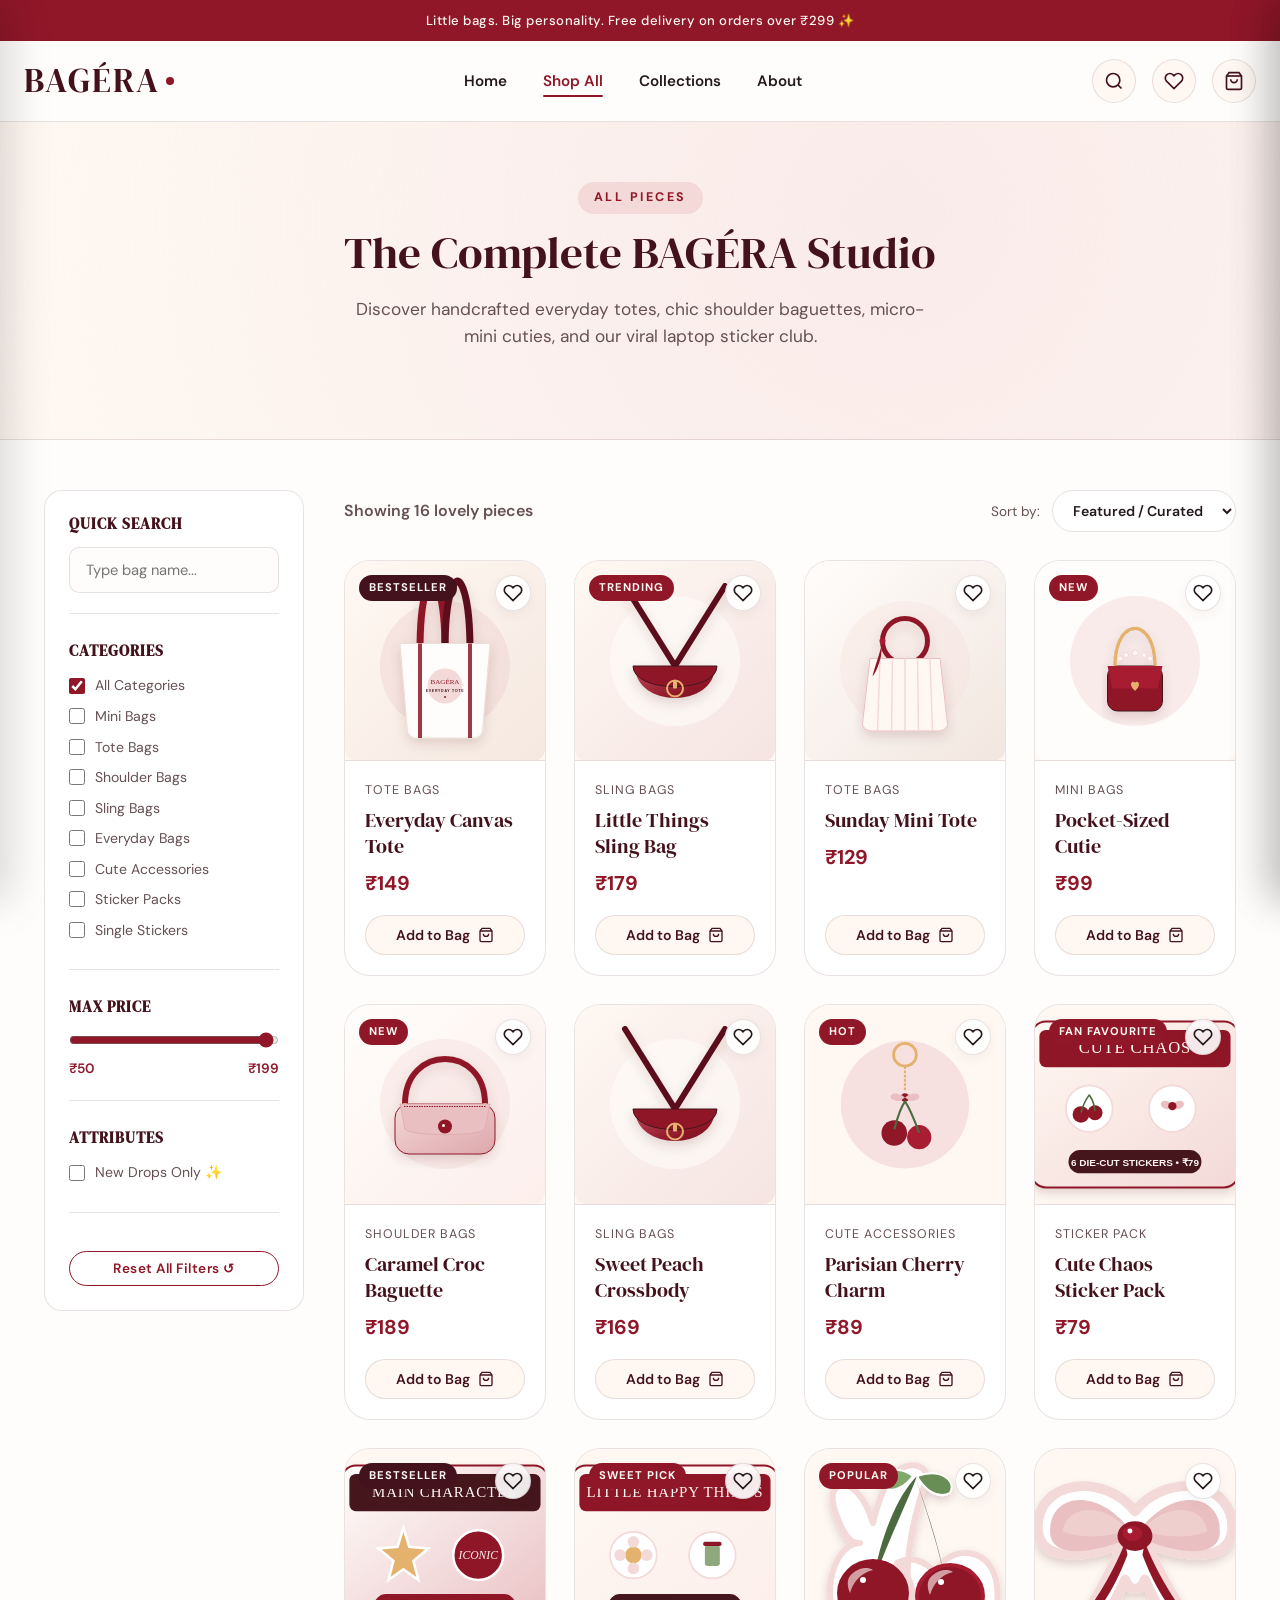
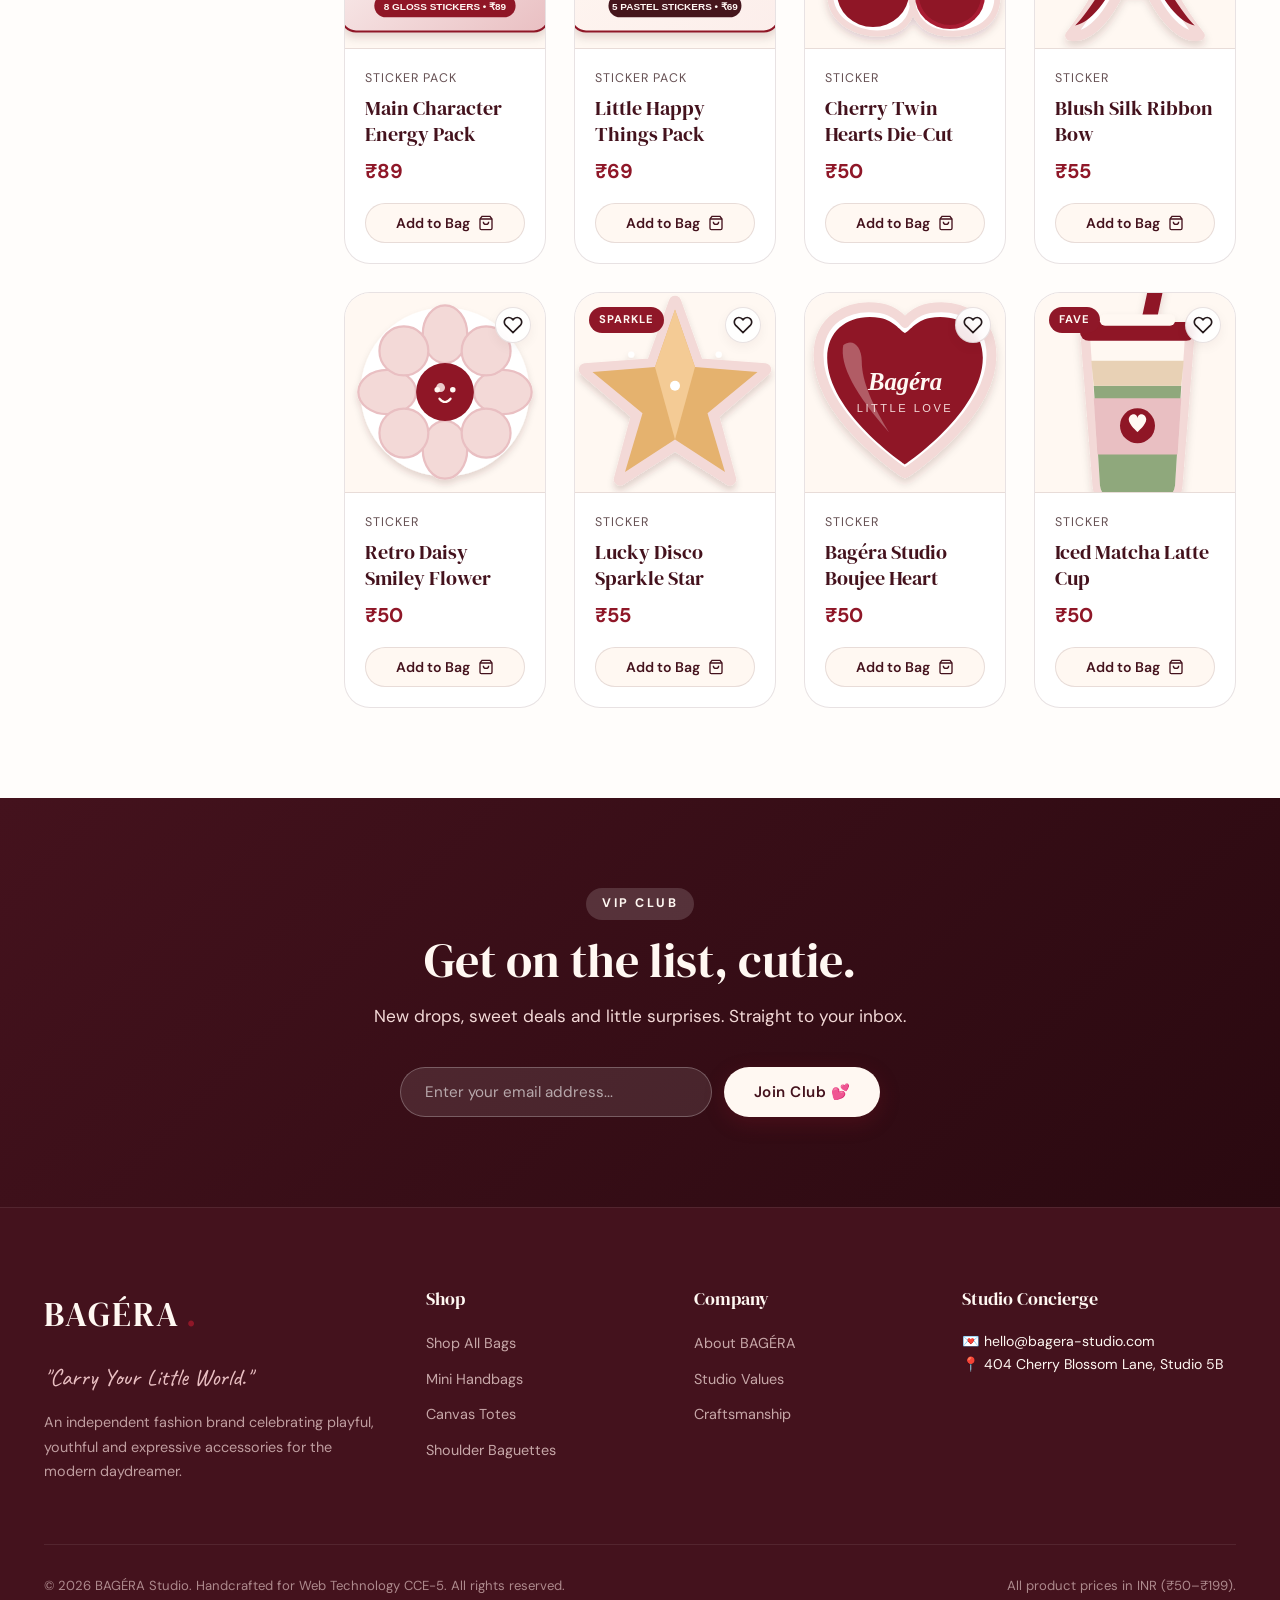
<file: shop.html>
<!DOCTYPE html>
<html lang="en">
<head>
  <meta charset="UTF-8">
  <meta name="viewport" content="width=device-width, initial-scale=1.0">
  <title>Shop All Bags &amp; Accessories | BAGÉRA</title>
  <meta name="description" content="Explore our full collection of affordable trendy handbags, mini bags, totes, baguette shoulder bags and aesthetic sticker packs. Priced ₹50 to ₹199.">
  
  <link rel="icon" type="image/svg+xml" href="assets/images/sticker-cherries.svg">
  <link rel="stylesheet" href="css/style.css">
</head>
<body>

  <!-- Announcement Bar -->
  <aside class="announcement-bar" role="banner">
    Little bags. Big personality. Free delivery on orders over ₹299 ✨
  </aside>

  <!-- Navigation Header -->
  <header class="site-header">
    <div class="container-wide">
      <nav class="navbar" aria-label="Main Navigation">
        <a href="index.html" class="site-logo">
          BAGÉRA<span class="logo-dot"></span>
        </a>

        <ul class="nav-menu">
          <li><a href="index.html" class="nav-link">Home</a></li>
          <li><a href="shop.html" class="nav-link active">Shop All</a></li>
          <li><a href="shop.html#categories" class="nav-link">Collections</a></li>
          <li><a href="about.html" class="nav-link">About</a></li>
        </ul>

        <div class="nav-actions">
          <button class="nav-action-btn search-modal-trigger" aria-label="Search Catalog">
            <svg width="20" height="20" viewBox="0 0 24 24" fill="none" stroke="currentColor" stroke-width="2">
              <circle cx="11" cy="11" r="8"></circle>
              <line x1="21" y1="21" x2="16.65" y2="16.65"></line>
            </svg>
          </button>

          <button class="nav-action-btn wishlist-drawer-trigger" aria-label="View Wishlist">
            <svg width="20" height="20" viewBox="0 0 24 24" fill="none" stroke="currentColor" stroke-width="2">
              <path d="M20.84 4.61a5.5 5.5 0 0 0-7.78 0L12 5.67l-1.06-1.06a5.5 5.5 0 0 0-7.78 7.78l1.06 1.06L12 21.23l7.78-7.78 1.06-1.06a5.5 5.5 0 0 0 0-7.78z"></path>
            </svg>
            <span class="badge-count wishlist-count-badge" style="display:none;">0</span>
          </button>

          <button class="nav-action-btn cart-drawer-trigger" aria-label="Shopping Bag">
            <svg width="20" height="20" viewBox="0 0 24 24" fill="none" stroke="currentColor" stroke-width="2">
              <path d="M6 2L3 6v14a2 2 0 0 0 2 2h14a2 2 0 0 0 2-2V6l-3-4z"></path>
              <line x1="3" y1="6" x2="21" y2="6"></line>
              <path d="M16 10a4 4 0 0 1-8 0"></path>
            </svg>
            <span class="badge-count cart-count-badge" style="display:none;">0</span>
          </button>

          <button class="mobile-menu-toggle" id="mobile-menu-toggle-btn" aria-label="Open Mobile Menu">
            <svg width="22" height="22" viewBox="0 0 24 24" fill="none" stroke="currentColor" stroke-width="2">
              <line x1="3" y1="12" x2="21" y2="12"></line>
              <line x1="3" y1="6" x2="21" y2="6"></line>
              <line x1="3" y1="18" x2="21" y2="18"></line>
            </svg>
          </button>
        </div>
      </nav>
    </div>
  </header>

  <!-- Shop Hero Banner -->
  <section class="shop-hero-banner">
    <div class="container">
      <span class="section-eyebrow">ALL PIECES</span>
      <h1 class="section-title">The Complete BAGÉRA Studio</h1>
      <p class="section-subtitle">Discover handcrafted everyday totes, chic shoulder baguettes, micro-mini cuties, and our viral laptop sticker club.</p>
    </div>
  </section>

  <!-- Main Catalog & Filter Layout -->
  <main class="container">
    <div class="shop-layout">
      <!-- Left Sidebar: Filters -->
      <aside class="filter-sidebar">
        <!-- Text Search Inside Shop -->
        <div class="filter-group">
          <h3 class="filter-title">Quick Search</h3>
          <input type="text" id="shop-search-input" class="checkout-input" placeholder="Type bag name...">
        </div>

        <!-- Category Filters -->
        <div class="filter-group">
          <h3 class="filter-title">Categories</h3>
          <ul class="filter-list">
            <li>
              <label class="filter-label">
                <input type="checkbox" class="filter-checkbox filter-category-input" value="all" checked>
                <span>All Categories</span>
              </label>
            </li>
            <li>
              <label class="filter-label">
                <input type="checkbox" class="filter-checkbox filter-category-input" value="Mini Bags">
                <span>Mini Bags</span>
              </label>
            </li>
            <li>
              <label class="filter-label">
                <input type="checkbox" class="filter-checkbox filter-category-input" value="Tote Bags">
                <span>Tote Bags</span>
              </label>
            </li>
            <li>
              <label class="filter-label">
                <input type="checkbox" class="filter-checkbox filter-category-input" value="Shoulder Bags">
                <span>Shoulder Bags</span>
              </label>
            </li>
            <li>
              <label class="filter-label">
                <input type="checkbox" class="filter-checkbox filter-category-input" value="Sling Bags">
                <span>Sling Bags</span>
              </label>
            </li>
            <li>
              <label class="filter-label">
                <input type="checkbox" class="filter-checkbox filter-category-input" value="Everyday Bags">
                <span>Everyday Bags</span>
              </label>
            </li>
            <li>
              <label class="filter-label">
                <input type="checkbox" class="filter-checkbox filter-category-input" value="Cute Accessories">
                <span>Cute Accessories</span>
              </label>
            </li>
            <li>
              <label class="filter-label">
                <input type="checkbox" class="filter-checkbox filter-category-input" value="Sticker Pack">
                <span>Sticker Packs</span>
              </label>
            </li>
            <li>
              <label class="filter-label">
                <input type="checkbox" class="filter-checkbox filter-category-input" value="Sticker">
                <span>Single Stickers</span>
              </label>
            </li>
          </ul>
        </div>

        <!-- Price Range Slider (₹50 to ₹199) -->
        <div class="filter-group">
          <h3 class="filter-title">Max Price</h3>
          <input type="range" id="filter-price-range" class="price-range-slider" min="50" max="199" step="5" value="199">
          <div class="price-range-display">
            <span>₹50</span>
            <span id="filter-price-display">₹199</span>
          </div>
        </div>

        <!-- Special Filters -->
        <div class="filter-group">
          <h3 class="filter-title">Attributes</h3>
          <ul class="filter-list">
            <li>
              <label class="filter-label">
                <input type="checkbox" id="filter-new-arrivals" class="filter-checkbox">
                <span>New Drops Only ✨</span>
              </label>
            </li>
          </ul>
        </div>

        <!-- Reset Button -->
        <button id="reset-filters-btn" class="btn btn-secondary btn-sm" style="width: 100%; margin-top: 10px;">
          Reset All Filters ↺
        </button>
      </aside>

      <!-- Right Main: Product Grid -->
      <section>
        <!-- Toolbar: Count and Sorting -->
        <div class="shop-toolbar">
          <div id="shop-results-count" style="font-weight: 600; color: var(--body-muted);">
            Showing all lovely pieces
          </div>
          <div>
            <label for="shop-sort-select" style="font-size:0.85rem; color:var(--body-muted); margin-right:8px;">Sort by:</label>
            <select id="shop-sort-select" class="shop-sort-select">
              <option value="featured">Featured / Curated</option>
              <option value="price-low">Price: Low to High</option>
              <option value="price-high">Price: High to Low</option>
              <option value="newest">Newest Drops First</option>
            </select>
          </div>
        </div>

        <!-- Products Grid Container -->
        <div class="product-grid" id="shop-products-grid"></div>
      </section>
    </div>
  </main>

  <!-- Newsletter Section -->
  <section class="section-padding newsletter-section">
    <div class="container">
      <div class="newsletter-box">
        <span class="section-eyebrow" style="background: rgba(255,255,255,0.15); color: #FFF8F2;">VIP CLUB</span>
        <h2>Get on the list, cutie.</h2>
        <p>New drops, sweet deals and little surprises. Straight to your inbox.</p>
        <form class="newsletter-form" id="newsletter-form" novalidate>
          <input type="email" id="newsletter-email" class="newsletter-input" placeholder="Enter your email address..." required>
          <button type="submit" class="btn btn-primary">Join Club 💕</button>
        </form>
        <div id="newsletter-msg" class="newsletter-msg"></div>
      </div>
    </div>
  </section>

  <!-- Site Footer -->
  <footer class="site-footer">
    <div class="container">
      <div class="footer-grid">
        <div class="footer-brand">
          <a href="index.html" class="site-logo">BAGÉRA<span>.</span></a>
          <div class="footer-tagline">"Carry Your Little World."</div>
          <p class="footer-desc">
            An independent fashion brand celebrating playful, youthful and expressive accessories for the modern daydreamer.
          </p>
        </div>
        <div class="footer-col">
          <h4>Shop</h4>
          <ul>
            <li><a href="shop.html">Shop All Bags</a></li>
            <li><a href="shop.html?category=Mini%20Bags">Mini Handbags</a></li>
            <li><a href="shop.html?category=Tote%20Bags">Canvas Totes</a></li>
            <li><a href="shop.html?category=Shoulder%20Bags">Shoulder Baguettes</a></li>
          </ul>
        </div>
        <div class="footer-col">
          <h4>Company</h4>
          <ul>
            <li><a href="about.html">About BAGÉRA</a></li>
            <li><a href="about.html#values">Studio Values</a></li>
            <li><a href="about.html#craft">Craftsmanship</a></li>
          </ul>
        </div>
        <div class="footer-col">
          <h4>Studio Concierge</h4>
          <p style="font-size:0.88rem; color:var(--warm-ivory);">
            💌 hello@bagera-studio.com<br>
            📍 404 Cherry Blossom Lane, Studio 5B
          </p>
        </div>
      </div>
      <div class="footer-bottom">
        <div>&copy; 2026 BAGÉRA Studio. Handcrafted for Web Technology CCE-5. All rights reserved.</div>
        <div>All product prices in INR (₹50–₹199).</div>
      </div>
    </div>
  </footer>

  <!-- Shopping Cart Drawer -->
  <div class="drawer-overlay" id="cart-overlay"></div>
  <aside class="side-drawer" id="cart-drawer" aria-label="Shopping Bag">
    <div class="drawer-header">
      <h3 class="drawer-title">
        <span>Your Shopping Bag</span>
        <span class="badge-count cart-count-badge" style="display:none; position:static;">0</span>
      </h3>
      <button class="drawer-close-btn" id="cart-drawer-close" aria-label="Close cart">✕</button>
    </div>
    <div class="free-shipping-meter">
      <div class="meter-text" id="free-shipping-text">Add ₹299 for <strong>FREE Delivery</strong> ✨</div>
      <div class="meter-bar-track">
        <div class="meter-bar-fill" id="free-shipping-progress"></div>
      </div>
    </div>
    <div class="drawer-body" id="cart-drawer-items"></div>
    <div class="drawer-footer">
      <div class="drawer-subtotal-row">
        <span>Subtotal</span>
        <span id="cart-subtotal">₹0</span>
      </div>
      <div class="drawer-subtotal-row">
        <span>Standard Shipping</span>
        <span id="cart-shipping">₹0</span>
      </div>
      <div class="drawer-total-row">
        <span>Total Amount</span>
        <span id="cart-total">₹0</span>
      </div>
      <button class="btn btn-primary" id="cart-checkout-btn" style="width:100%;" disabled>
        Proceed to Checkout →
      </button>
    </div>
  </aside>

  <!-- Wishlist Drawer -->
  <div class="drawer-overlay" id="wishlist-overlay"></div>
  <aside class="side-drawer" id="wishlist-drawer" aria-label="Wishlist">
    <div class="drawer-header">
      <h3 class="drawer-title">Saved Favourites ♡</h3>
      <button class="drawer-close-btn" id="wishlist-drawer-close">✕</button>
    </div>
    <div class="drawer-body" id="wishlist-drawer-items"></div>
  </aside>

  <!-- Mobile Nav Drawer -->
  <div class="drawer-overlay" id="mobile-nav-overlay"></div>
  <nav class="mobile-nav-drawer" id="mobile-nav-drawer">
    <div style="display:flex; justify-content:space-between; align-items:center;">
      <a href="index.html" class="site-logo">BAGÉRA<span>.</span></a>
      <button class="drawer-close-btn" id="mobile-nav-close">✕</button>
    </div>
    <div class="mobile-nav-links">
      <a href="index.html">Home</a>
      <a href="shop.html" class="active">Shop All Drops</a>
      <a href="shop.html#categories">Collections</a>
      <a href="about.html">About BAGÉRA</a>
    </div>
  </nav>

  <!-- Quick View Modal -->
  <div class="modal-overlay" id="quick-view-modal">
    <div class="modal-content-card">
      <button class="modal-close-btn" onclick="closeQuickView()">✕</button>
      <div id="quick-view-modal-body"></div>
    </div>
  </div>

  <!-- Checkout Modal -->
  <div class="modal-overlay" id="checkout-modal">
    <div class="modal-content-card checkout-modal-card">
      <button class="modal-close-btn" id="checkout-modal-close">✕</button>
      <div class="checkout-grid">
        <div>
          <span class="section-eyebrow">STEP 1 OF 1</span>
          <h2 style="font-size:2rem; margin-bottom:20px;">Shipping &amp; Order Details</h2>
          <form id="checkout-form" novalidate>
            <div class="checkout-form-group">
              <label for="checkout-name">Full Name *</label>
              <input type="text" id="checkout-name" class="checkout-input" placeholder="e.g. Alisha Roy" required>
            </div>
            <div class="form-row">
              <div class="checkout-form-group">
                <label for="checkout-email">Email Address *</label>
                <input type="email" id="checkout-email" class="checkout-input" placeholder="alisha@example.com" required>
              </div>
              <div class="checkout-form-group">
                <label for="checkout-phone">Phone Number *</label>
                <input type="tel" id="checkout-phone" class="checkout-input" placeholder="+91 98765 43210" required>
              </div>
            </div>
            <div class="checkout-form-group">
              <label for="checkout-address">Delivery Address *</label>
              <textarea id="checkout-address" class="checkout-input" rows="2" placeholder="House/Flat No, Street, Landmark..." required></textarea>
            </div>
            <div class="form-row">
              <div class="checkout-form-group">
                <label for="checkout-city">City *</label>
                <input type="text" id="checkout-city" class="checkout-input" placeholder="e.g. Bengaluru" required>
              </div>
              <div class="checkout-form-group">
                <label for="checkout-postal">PIN Code *</label>
                <input type="text" id="checkout-postal" class="checkout-input" placeholder="560001" required>
              </div>
            </div>
            <div class="checkout-form-group" style="margin-top:20px;">
              <label>Payment Method (Demonstration)</label>
              <div style="background:var(--warm-ivory); padding:14px; border-radius:var(--radius-sm); border:1px solid var(--border-light); font-size:0.88rem; color:var(--deep-burgundy);">
                💳 <strong>Pay on Delivery / UPI Scan on Arrival</strong>
              </div>
            </div>
            <button type="submit" class="btn btn-primary" style="width:100%; margin-top:14px;">Confirm &amp; Place Order 🛍️</button>
          </form>
        </div>
        <div class="checkout-summary-box">
          <h3 class="checkout-summary-title">Order Summary</h3>
          <div class="checkout-summary-items" id="checkout-order-items"></div>
          <div style="border-top:1px solid var(--border-light); padding-top:14px; margin-top:14px;">
            <div class="drawer-subtotal-row">
              <span>Subtotal</span>
              <span id="checkout-subtotal">₹0</span>
            </div>
            <div class="drawer-subtotal-row">
              <span>Shipping</span>
              <span id="checkout-shipping">₹0</span>
            </div>
            <div class="drawer-total-row" style="margin-top:12px; margin-bottom:0;">
              <span>Total Amount</span>
              <span id="checkout-total">₹0</span>
            </div>
          </div>
        </div>
      </div>
    </div>
  </div>

  <!-- Search Overlay Modal -->
  <div class="search-modal-overlay" id="search-modal">
    <div class="search-bar-wrap">
      <input type="text" id="search-modal-input" class="search-modal-input" placeholder="Search bags, totes, charms or stickers..." autocomplete="off">
      <button class="search-modal-close" id="search-modal-close">✕</button>
    </div>
    <div class="search-results-container" id="search-results-list"></div>
  </div>

  <!-- Vanilla JavaScript Dependencies -->
  <script src="js/products.js"></script>
  <script src="js/cart.js"></script>
  <script src="js/main.js"></script>
  <script src="js/shop.js"></script>
</body>
</html>
</file>
<file: css/style.css>
/* ==========================================================================
   BAGÉRA - High-Fashion Handbag E-Commerce
   Design Direction: Cherry-Red & Warm-Ivory Boutique Editorial Aesthetic
   ========================================================================== */

@import url('https://fonts.googleapis.com/css2?family=Caveat:wght@600;700&family=DM+Sans:ital,opsz,wght@0,9..40,300..800;1,9..40,300..700&family=DM+Serif+Display:ital@0;1&display=swap');

/* --- CSS Variables --- */
:root {
  --cherry-red: #8F1728;
  --cherry-red-hover: #751220;
  --deep-burgundy: #44121D;
  --warm-ivory: #FFF8F2;
  --warm-ivory-light: #FFFDFB;
  --soft-blush: #F3D9D7;
  --muted-pink: #E9BFC2;
  --dark-text: #25191B;
  --body-muted: #665053;
  --border-light: rgba(68, 18, 29, 0.12);
  --border-subtle: rgba(143, 23, 40, 0.18);
  --card-bg: #FFFFFF;
  --gold-accent: #D4A373;
  --shadow-sm: 0 4px 12px rgba(68, 18, 29, 0.05);
  --shadow-md: 0 10px 28px rgba(68, 18, 29, 0.08);
  --shadow-lg: 0 20px 45px rgba(68, 18, 29, 0.12);
  --radius-sm: 10px;
  --radius-md: 18px;
  --radius-lg: 26px;
  --radius-full: 9999px;
  --font-serif: 'DM Serif Display', Georgia, serif;
  --font-sans: 'DM Sans', system-ui, -apple-system, sans-serif;
  --font-hand: 'Caveat', cursive, serif;
  --transition: all 0.3s cubic-bezier(0.25, 0.8, 0.25, 1);
  --transition-fast: all 0.18s ease;
}

/* --- Base & Reset --- */
*, *::before, *::after {
  box-sizing: border-box;
  margin: 0;
  padding: 0;
}

html {
  font-size: 16px;
  scroll-behavior: smooth;
}

body {
  font-family: var(--font-sans);
  background-color: var(--warm-ivory-light);
  color: var(--dark-text);
  line-height: 1.6;
  overflow-x: hidden;
  -webkit-font-smoothing: antialiased;
}

body.modal-open {
  overflow: hidden;
}

img {
  max-width: 100%;
  height: auto;
  display: block;
}

a {
  color: inherit;
  text-decoration: none;
  transition: var(--transition-fast);
}

button {
  font-family: var(--font-sans);
  cursor: pointer;
  border: none;
  background: none;
  outline: none;
  transition: var(--transition-fast);
}

ul {
  list-style: none;
}

input, select, textarea {
  font-family: var(--font-sans);
  outline: none;
}

/* --- Layout Containers --- */
.container {
  width: 100%;
  max-width: 1240px;
  margin: 0 auto;
  padding: 0 24px;
}

.container-wide {
  width: 100%;
  max-width: 1400px;
  margin: 0 auto;
  padding: 0 24px;
}

.section-padding {
  padding: 90px 0;
}

/* --- Typography --- */
h1, h2, h3, h4, h5, h6 {
  font-family: var(--font-serif);
  font-weight: 400;
  color: var(--deep-burgundy);
  line-height: 1.2;
}

.section-eyebrow {
  display: inline-block;
  font-family: var(--font-sans);
  font-size: 0.78rem;
  font-weight: 700;
  letter-spacing: 2.5px;
  text-transform: uppercase;
  color: var(--cherry-red);
  margin-bottom: 12px;
  background: var(--soft-blush);
  padding: 6px 16px;
  border-radius: var(--radius-full);
}

.section-title {
  font-size: 2.8rem;
  margin-bottom: 16px;
  color: var(--deep-burgundy);
}

.section-subtitle {
  font-size: 1.08rem;
  color: var(--body-muted);
  max-width: 600px;
  margin: 0 auto 48px auto;
}

.text-center {
  text-align: center;
}

/* --- Buttons & UI Elements --- */
.btn {
  display: inline-flex;
  align-items: center;
  justify-content: center;
  gap: 10px;
  font-weight: 600;
  font-size: 0.95rem;
  letter-spacing: 0.5px;
  padding: 14px 30px;
  border-radius: var(--radius-full);
  transition: var(--transition);
  text-align: center;
}

.btn-primary {
  background-color: var(--cherry-red);
  color: var(--warm-ivory);
  box-shadow: 0 6px 20px rgba(143, 23, 40, 0.25);
}

.btn-primary:hover {
  background-color: var(--cherry-red-hover);
  transform: translateY(-2px);
  box-shadow: 0 10px 24px rgba(143, 23, 40, 0.35);
  color: #FFFFFF;
}

.btn-secondary {
  background-color: transparent;
  color: var(--cherry-red);
  border: 1.5px solid var(--cherry-red);
}

.btn-secondary:hover {
  background-color: var(--soft-blush);
  transform: translateY(-2px);
}

.btn-sm {
  padding: 8px 18px;
  font-size: 0.85rem;
}

.btn-text {
  font-weight: 600;
  color: var(--cherry-red);
  border-bottom: 1.5px solid currentColor;
  padding-bottom: 2px;
}

.btn-text:hover {
  color: var(--deep-burgundy);
}

/* --- Announcement Bar --- */
.announcement-bar {
  background-color: var(--cherry-red);
  color: var(--warm-ivory);
  font-size: 0.82rem;
  font-weight: 500;
  letter-spacing: 0.5px;
  padding: 10px 16px;
  text-align: center;
  position: relative;
  z-index: 100;
}

.announcement-bar a {
  color: #FFFFFF;
  text-decoration: underline;
  margin-left: 6px;
  font-weight: 700;
}

/* --- Navigation Header --- */
.site-header {
  position: sticky;
  top: 0;
  z-index: 90;
  background: rgba(255, 253, 251, 0.95);
  backdrop-filter: blur(12px);
  border-bottom: 1px solid var(--border-light);
  transition: var(--transition);
}

.navbar {
  display: flex;
  align-items: center;
  justify-content: space-between;
  height: 80px;
}

/* Logo */
.site-logo {
  font-family: var(--font-serif);
  font-size: 2.1rem;
  letter-spacing: 2px;
  color: var(--deep-burgundy);
  display: flex;
  align-items: center;
  gap: 6px;
}

.site-logo span {
  color: var(--cherry-red);
}

.site-logo .logo-dot {
  width: 8px;
  height: 8px;
  background-color: var(--cherry-red);
  border-radius: 50%;
  display: inline-block;
}

/* Center Menu */
.nav-menu {
  display: flex;
  align-items: center;
  gap: 36px;
}

.nav-link {
  font-size: 0.95rem;
  font-weight: 600;
  color: var(--dark-text);
  position: relative;
  padding: 6px 0;
}

.nav-link::after {
  content: '';
  position: absolute;
  bottom: 0;
  left: 0;
  width: 0%;
  height: 2px;
  background-color: var(--cherry-red);
  transition: var(--transition-fast);
  border-radius: 2px;
}

.nav-link:hover, .nav-link.active {
  color: var(--cherry-red);
}

.nav-link:hover::after, .nav-link.active::after {
  width: 100%;
}

/* Right Nav Actions */
.nav-actions {
  display: flex;
  align-items: center;
  gap: 16px;
}

.nav-action-btn {
  width: 44px;
  height: 44px;
  border-radius: 50%;
  display: flex;
  align-items: center;
  justify-content: center;
  color: var(--deep-burgundy);
  position: relative;
  background: var(--warm-ivory);
  border: 1px solid var(--border-light);
  transition: var(--transition-fast);
}

.nav-action-btn:hover {
  background-color: var(--soft-blush);
  color: var(--cherry-red);
  transform: translateY(-1px);
}

.badge-count {
  position: absolute;
  top: -4px;
  right: -4px;
  background-color: var(--cherry-red);
  color: #FFFFFF;
  font-size: 0.7rem;
  font-weight: 700;
  width: 20px;
  height: 20px;
  border-radius: 50%;
  display: flex;
  align-items: center;
  justify-content: center;
  border: 2px solid var(--warm-ivory-light);
}

.mobile-menu-toggle {
  display: none;
}

/* --- Editorial Hero Section --- */
.hero-section {
  position: relative;
  padding: 60px 0 90px 0;
  background: radial-gradient(circle at 80% 20%, rgba(243, 217, 215, 0.4) 0%, rgba(255, 253, 251, 0) 70%);
  overflow: hidden;
}

.hero-grid {
  display: grid;
  grid-template-columns: 1.1fr 1fr;
  align-items: center;
  gap: 50px;
}

.hero-eyebrow {
  display: inline-flex;
  align-items: center;
  gap: 8px;
  font-size: 0.8rem;
  font-weight: 700;
  letter-spacing: 3px;
  color: var(--cherry-red);
  text-transform: uppercase;
  margin-bottom: 20px;
  background: var(--soft-blush);
  padding: 8px 18px;
  border-radius: var(--radius-full);
}

.hero-title {
  font-size: 4.2rem;
  line-height: 1.08;
  color: var(--deep-burgundy);
  margin-bottom: 24px;
}

.hero-title span {
  font-style: italic;
  color: var(--cherry-red);
}

.hero-desc {
  font-size: 1.15rem;
  color: var(--body-muted);
  max-width: 480px;
  margin-bottom: 36px;
  line-height: 1.7;
}

.hero-cta-group {
  display: flex;
  align-items: center;
  gap: 16px;
  flex-wrap: wrap;
}

.hero-stats-row {
  display: flex;
  align-items: center;
  gap: 32px;
  margin-top: 48px;
  padding-top: 28px;
  border-top: 1px solid var(--border-light);
}

.stat-item h4 {
  font-size: 1.4rem;
  color: var(--deep-burgundy);
}

.stat-item p {
  font-size: 0.82rem;
  color: var(--body-muted);
  text-transform: uppercase;
  letter-spacing: 1px;
}

/* Hero Right: Image & Floating Doodles */
.hero-visual-wrapper {
  position: relative;
  display: flex;
  justify-content: center;
}

.hero-main-card {
  width: 100%;
  max-width: 480px;
  height: 580px;
  background-color: var(--warm-ivory);
  border-radius: 36px;
  overflow: hidden;
  box-shadow: var(--shadow-lg);
  border: 1px solid var(--border-light);
  position: relative;
}

.hero-main-card img {
  width: 100%;
  height: 100%;
  object-fit: cover;
  transition: transform 0.8s ease;
}

.hero-main-card:hover img {
  transform: scale(1.03);
}

/* Floating Stickers on Hero */
.floating-sticker {
  position: absolute;
  z-index: 10;
  filter: drop-shadow(0 12px 20px rgba(68, 18, 29, 0.16));
  pointer-events: auto;
  cursor: grab;
  user-select: none;
  animation: float 4s ease-in-out infinite alternate;
}

.sticker-badge {
  top: -24px;
  right: -24px;
  width: 130px;
  height: 130px;
  animation: rotateBadge 20s linear infinite;
}

.sticker-cherries {
  bottom: 40px;
  left: -35px;
  width: 110px;
  height: 110px;
  animation-delay: -1.5s;
}

.sticker-bow {
  top: 60px;
  left: -28px;
  width: 95px;
  height: 75px;
  animation-delay: -0.8s;
}

.sticker-note {
  bottom: -20px;
  right: 15px;
  width: 170px;
  animation-delay: -2.3s;
}

.sticker-star {
  top: 180px;
  right: -20px;
  width: 60px;
  height: 60px;
  animation-delay: -3s;
}

@keyframes float {
  0% { transform: translateY(0px) rotate(0deg); }
  100% { transform: translateY(-12px) rotate(3deg); }
}

@keyframes rotateBadge {
  0% { transform: rotate(0deg); }
  100% { transform: rotate(360deg); }
}

/* --- Category Section --- */
.category-section {
  background: var(--warm-ivory);
  border-top: 1px solid var(--border-light);
  border-bottom: 1px solid var(--border-light);
}

.category-grid {
  display: grid;
  grid-template-columns: repeat(6, 1fr);
  gap: 20px;
}

.category-tile {
  background: var(--card-bg);
  border-radius: var(--radius-md);
  padding: 20px 16px;
  text-align: center;
  border: 1px solid var(--border-light);
  transition: var(--transition);
  display: flex;
  flex-direction: column;
  align-items: center;
  cursor: pointer;
  position: relative;
  overflow: hidden;
}

.category-tile:hover {
  transform: translateY(-6px);
  border-color: var(--cherry-red);
  box-shadow: var(--shadow-md);
}

.category-tile-img {
  width: 90px;
  height: 90px;
  border-radius: 50%;
  background: var(--warm-ivory);
  margin-bottom: 14px;
  display: flex;
  align-items: center;
  justify-content: center;
  overflow: hidden;
  border: 1px solid var(--border-light);
  transition: var(--transition);
}

.category-tile-img img {
  width: 80%;
  height: 80%;
  object-fit: contain;
  transition: transform 0.4s ease;
}

.category-tile:hover .category-tile-img {
  background: var(--soft-blush);
  transform: scale(1.05);
}

.category-tile:hover .category-tile-img img {
  transform: scale(1.1);
}

.category-tile-title {
  font-family: var(--font-serif);
  font-size: 1.12rem;
  color: var(--deep-burgundy);
  margin-bottom: 4px;
}

.category-tile-count {
  font-size: 0.78rem;
  color: var(--body-muted);
  font-weight: 500;
}

/* --- Product Grid & Cards --- */
.product-grid {
  display: grid;
  grid-template-columns: repeat(4, 1fr);
  gap: 28px;
}

.product-card {
  background: var(--card-bg);
  border-radius: var(--radius-lg);
  border: 1px solid var(--border-light);
  overflow: hidden;
  transition: var(--transition);
  display: flex;
  flex-direction: column;
  position: relative;
}

.product-card:hover {
  transform: translateY(-8px);
  box-shadow: var(--shadow-md);
  border-color: var(--border-subtle);
}

.product-card-visual {
  position: relative;
  width: 100%;
  aspect-ratio: 1 / 1;
  background: var(--warm-ivory);
  overflow: hidden;
  border-bottom: 1px solid var(--border-light);
}

.product-card-visual img {
  width: 100%;
  height: 100%;
  object-fit: cover;
  transition: transform 0.6s cubic-bezier(0.25, 0.8, 0.25, 1);
}

.product-card:hover .product-card-visual img {
  transform: scale(1.06);
}

.product-badge {
  position: absolute;
  top: 14px;
  left: 14px;
  z-index: 5;
  background: var(--cherry-red);
  color: var(--warm-ivory);
  font-size: 0.7rem;
  font-weight: 700;
  letter-spacing: 1px;
  padding: 4px 10px;
  border-radius: var(--radius-full);
}

.product-badge.bestseller {
  background: var(--deep-burgundy);
}

.product-badge.new {
  background: var(--cherry-red);
}

.wishlist-heart-btn {
  position: absolute;
  top: 14px;
  right: 14px;
  z-index: 5;
  width: 36px;
  height: 36px;
  border-radius: 50%;
  background: rgba(255, 255, 255, 0.9);
  backdrop-filter: blur(4px);
  display: flex;
  align-items: center;
  justify-content: center;
  color: var(--dark-text);
  border: 1px solid var(--border-light);
  box-shadow: var(--shadow-sm);
  transition: var(--transition-fast);
}

.wishlist-heart-btn:hover {
  transform: scale(1.1);
  background: #FFFFFF;
}

.wishlist-heart-btn.active {
  color: var(--cherry-red);
  background: #FFFFFF;
}

.quick-view-overlay-btn {
  position: absolute;
  bottom: 14px;
  left: 50%;
  transform: translateX(-50%) translateY(20px);
  opacity: 0;
  background: rgba(255, 255, 255, 0.95);
  backdrop-filter: blur(6px);
  color: var(--deep-burgundy);
  font-weight: 600;
  font-size: 0.82rem;
  padding: 8px 18px;
  border-radius: var(--radius-full);
  box-shadow: var(--shadow-md);
  border: 1px solid var(--border-light);
  white-space: nowrap;
  transition: var(--transition);
  z-index: 6;
}

.product-card:hover .quick-view-overlay-btn {
  transform: translateX(-50%) translateY(0);
  opacity: 1;
}

.quick-view-overlay-btn:hover {
  background: var(--cherry-red);
  color: #FFFFFF;
}

.product-card-body {
  padding: 20px;
  display: flex;
  flex-direction: column;
  flex-grow: 1;
}

.product-card-cat {
  font-size: 0.78rem;
  color: var(--body-muted);
  text-transform: uppercase;
  letter-spacing: 1px;
  margin-bottom: 6px;
}

.product-card-title {
  font-family: var(--font-serif);
  font-size: 1.25rem;
  color: var(--deep-burgundy);
  margin-bottom: 8px;
  line-height: 1.3;
}

.product-card-price-row {
  display: flex;
  align-items: baseline;
  gap: 8px;
  margin-bottom: 16px;
}

.product-price {
  font-size: 1.25rem;
  font-weight: 700;
  color: var(--cherry-red);
}

.product-card-footer {
  margin-top: auto;
}

.btn-add-cart {
  width: 100%;
  background: var(--warm-ivory);
  color: var(--deep-burgundy);
  border: 1px solid var(--border-light);
  padding: 10px 16px;
  font-size: 0.88rem;
  font-weight: 600;
  border-radius: var(--radius-full);
  display: flex;
  align-items: center;
  justify-content: center;
  gap: 8px;
  transition: var(--transition-fast);
}

.btn-add-cart:hover {
  background: var(--cherry-red);
  color: var(--warm-ivory);
  border-color: var(--cherry-red);
}

/* --- The Sticker Club Section --- */
.sticker-club-section {
  background: radial-gradient(circle at 15% 50%, rgba(243, 217, 215, 0.45) 0%, rgba(255, 253, 251, 1) 100%);
  position: relative;
  overflow: hidden;
}

.sticker-club-header {
  max-width: 680px;
  margin: 0 auto 50px auto;
  text-align: center;
}

.sticker-packs-grid {
  display: grid;
  grid-template-columns: repeat(3, 1fr);
  gap: 28px;
  margin-bottom: 60px;
}

.sticker-pack-card {
  background: var(--card-bg);
  border-radius: var(--radius-lg);
  border: 2px dashed var(--muted-pink);
  padding: 24px;
  text-align: center;
  position: relative;
  transition: var(--transition);
  box-shadow: var(--shadow-sm);
  display: flex;
  flex-direction: column;
}

.sticker-pack-card:hover {
  transform: translateY(-8px);
  border-color: var(--cherry-red);
  box-shadow: var(--shadow-md);
}

.sticker-pack-badge {
  position: absolute;
  top: 14px;
  right: 14px;
  background: var(--soft-blush);
  color: var(--cherry-red);
  font-size: 0.72rem;
  font-weight: 700;
  padding: 4px 10px;
  border-radius: var(--radius-full);
}

.sticker-pack-img {
  width: 100%;
  height: 200px;
  display: flex;
  align-items: center;
  justify-content: center;
  margin-bottom: 20px;
}

.sticker-pack-img img {
  max-height: 180px;
  object-fit: contain;
  transition: transform 0.4s ease;
}

.sticker-pack-card:hover .sticker-pack-img img {
  transform: scale(1.08) rotate(-2deg);
}

.sticker-pack-title {
  font-size: 1.4rem;
  color: var(--deep-burgundy);
  margin-bottom: 6px;
}

.sticker-pack-count {
  font-size: 0.82rem;
  color: var(--body-muted);
  font-weight: 600;
  margin-bottom: 12px;
}

.sticker-pack-desc {
  font-size: 0.88rem;
  color: var(--body-muted);
  margin-bottom: 20px;
  flex-grow: 1;
}

.sticker-pack-price-row {
  display: flex;
  align-items: center;
  justify-content: space-between;
  padding-top: 16px;
  border-top: 1px solid var(--border-light);
}

.sticker-pack-price {
  font-size: 1.3rem;
  font-weight: 700;
  color: var(--cherry-red);
}

/* Individual Sticker Gallery (Pinterest Moodboard Aesthetic) */
.sticker-gallery-title {
  text-align: center;
  font-size: 1.6rem;
  margin-bottom: 30px;
  color: var(--deep-burgundy);
}

.sticker-gallery-grid {
  display: grid;
  grid-template-columns: repeat(6, 1fr);
  gap: 20px;
}

.single-sticker-item {
  background: #FFFFFF;
  border: 1px solid var(--border-light);
  border-radius: var(--radius-md);
  padding: 16px;
  text-align: center;
  cursor: pointer;
  transition: var(--transition);
  position: relative;
  display: flex;
  flex-direction: column;
  align-items: center;
}

.single-sticker-item:hover {
  transform: translateY(-6px) rotate(2deg);
  box-shadow: var(--shadow-md);
  border-color: var(--cherry-red);
}

.single-sticker-img {
  width: 90px;
  height: 90px;
  display: flex;
  align-items: center;
  justify-content: center;
  margin-bottom: 12px;
}

.single-sticker-img img {
  max-width: 80px;
  max-height: 80px;
  object-fit: contain;
  transition: transform 0.3s ease;
}

.single-sticker-item:hover .single-sticker-img img {
  transform: scale(1.15);
}

.single-sticker-name {
  font-size: 0.82rem;
  font-weight: 600;
  color: var(--deep-burgundy);
  margin-bottom: 4px;
}

.single-sticker-price {
  font-size: 0.88rem;
  font-weight: 700;
  color: var(--cherry-red);
}

/* --- Bundle & Customise Section --- */
.bundle-section {
  background-color: var(--warm-ivory);
  border-top: 1px solid var(--border-light);
  border-bottom: 1px solid var(--border-light);
}

.bundle-grid {
  display: grid;
  grid-template-columns: 1.2fr 1fr;
  gap: 50px;
  align-items: center;
}

/* Left: Interactive Canvas preview */
.bundle-preview-box {
  background: #FFFFFF;
  border-radius: var(--radius-lg);
  border: 1px solid var(--border-light);
  box-shadow: var(--shadow-lg);
  padding: 40px;
  position: relative;
  min-height: 480px;
  display: flex;
  align-items: center;
  justify-content: center;
  overflow: hidden;
}

.bundle-preview-bag {
  max-width: 320px;
  position: relative;
  z-index: 2;
  transition: var(--transition);
}

.bundle-preview-bag img {
  width: 100%;
  height: auto;
}

.bundle-applied-sticker {
  position: absolute;
  z-index: 5;
  width: 80px;
  height: 80px;
  filter: drop-shadow(0 6px 12px rgba(68, 18, 29, 0.2));
  transition: var(--transition);
}

.bundle-applied-sticker.pos-1 {
  top: 55%;
  left: 36%;
  transform: rotate(-10deg);
}

.bundle-applied-sticker.pos-2 {
  top: 40%;
  right: 32%;
  transform: rotate(12deg);
}

.bundle-sparkle-fx {
  position: absolute;
  top: 20px;
  right: 20px;
  font-family: var(--font-hand);
  font-size: 1.4rem;
  color: var(--cherry-red);
  background: var(--soft-blush);
  padding: 6px 16px;
  border-radius: var(--radius-full);
}

/* Right: Customiser controls */
.bundle-controls-card {
  background: #FFFFFF;
  border-radius: var(--radius-lg);
  border: 1px solid var(--border-light);
  padding: 36px;
  box-shadow: var(--shadow-md);
}

.custom-step-label {
  font-size: 0.8rem;
  font-weight: 700;
  color: var(--cherry-red);
  letter-spacing: 1.5px;
  text-transform: uppercase;
  margin-bottom: 12px;
}

.custom-picker-grid {
  display: grid;
  grid-template-columns: repeat(3, 1fr);
  gap: 12px;
  margin-bottom: 24px;
}

.custom-picker-tile {
  border: 1.5px solid var(--border-light);
  border-radius: var(--radius-md);
  padding: 10px;
  text-align: center;
  cursor: pointer;
  background: var(--warm-ivory-light);
  transition: var(--transition-fast);
}

.custom-picker-tile:hover {
  border-color: var(--cherry-red);
  background: #FFFFFF;
}

.custom-picker-tile.active {
  border-color: var(--cherry-red);
  background: var(--soft-blush);
}

.custom-picker-tile img {
  width: 50px;
  height: 50px;
  object-fit: contain;
  margin: 0 auto 6px auto;
}

.custom-picker-tile span {
  display: block;
  font-size: 0.76rem;
  font-weight: 600;
  color: var(--deep-burgundy);
}

.bundle-price-box {
  display: flex;
  align-items: center;
  justify-content: space-between;
  padding: 20px;
  background: var(--warm-ivory);
  border-radius: var(--radius-md);
  margin-top: 24px;
  margin-bottom: 24px;
}

.bundle-total-price {
  font-size: 1.6rem;
  font-weight: 700;
  color: var(--cherry-red);
}

/* --- New Arrivals Showcase --- */
.showcase-slider-container {
  display: flex;
  gap: 24px;
  overflow-x: auto;
  padding-bottom: 24px;
  scroll-snap-type: x mandatory;
  -webkit-overflow-scrolling: touch;
}

.showcase-slider-container::-webkit-scrollbar {
  height: 6px;
}

.showcase-slider-container::-webkit-scrollbar-track {
  background: var(--warm-ivory);
  border-radius: 3px;
}

.showcase-slider-container::-webkit-scrollbar-thumb {
  background: var(--muted-pink);
  border-radius: 3px;
}

.showcase-slider-container .product-card {
  min-width: 290px;
  scroll-snap-align: start;
}

/* --- Brand Story Section --- */
.brand-story-section {
  background-color: var(--warm-ivory-light);
  position: relative;
}

.story-grid {
  display: grid;
  grid-template-columns: 1fr 1.1fr;
  align-items: center;
  gap: 60px;
}

.story-image-wrap {
  position: relative;
}

.story-img-main {
  border-radius: 32px;
  box-shadow: var(--shadow-lg);
  border: 1px solid var(--border-light);
  overflow: hidden;
}

.story-polaroid {
  position: absolute;
  bottom: -30px;
  right: -25px;
  background: #FFFFFF;
  padding: 12px 12px 24px 12px;
  border-radius: 12px;
  box-shadow: var(--shadow-md);
  transform: rotate(5deg);
  border: 1px solid var(--border-light);
  width: 170px;
}

.story-polaroid img {
  border-radius: 6px;
  margin-bottom: 8px;
}

.story-polaroid p {
  font-family: var(--font-hand);
  font-size: 1.15rem;
  color: var(--cherry-red);
  text-align: center;
}

.story-content h2 {
  font-size: 2.8rem;
  margin-bottom: 24px;
}

.story-content p {
  font-size: 1.05rem;
  color: var(--body-muted);
  line-height: 1.8;
  margin-bottom: 20px;
}

.story-pillars {
  display: grid;
  grid-template-columns: 1fr 1fr;
  gap: 20px;
  margin-top: 32px;
}

.pillar-item {
  background: #FFFFFF;
  padding: 20px;
  border-radius: var(--radius-md);
  border: 1px solid var(--border-light);
}

.pillar-item h4 {
  font-size: 1.1rem;
  color: var(--cherry-red);
  margin-bottom: 6px;
}

.pillar-item p {
  font-size: 0.85rem;
  color: var(--body-muted);
  margin-bottom: 0;
}

/* --- Newsletter Section --- */
.newsletter-section {
  background: linear-gradient(135deg, var(--deep-burgundy) 0%, #2A0910 100%);
  color: var(--warm-ivory);
  text-align: center;
  position: relative;
  overflow: hidden;
}

.newsletter-box {
  max-width: 620px;
  margin: 0 auto;
  position: relative;
  z-index: 2;
}

.newsletter-box h2 {
  color: var(--warm-ivory);
  font-size: 3rem;
  margin-bottom: 14px;
}

.newsletter-box p {
  color: var(--soft-blush);
  font-size: 1.08rem;
  margin-bottom: 36px;
}

.newsletter-form {
  display: flex;
  gap: 12px;
  max-width: 480px;
  margin: 0 auto;
}

.newsletter-input {
  flex-grow: 1;
  background: rgba(255, 255, 255, 0.1);
  border: 1px solid rgba(255, 255, 255, 0.25);
  border-radius: var(--radius-full);
  padding: 14px 24px;
  color: #FFFFFF;
  font-size: 0.95rem;
  transition: var(--transition-fast);
}

.newsletter-input::placeholder {
  color: rgba(255, 255, 255, 0.6);
}

.newsletter-input:focus {
  background: rgba(255, 255, 255, 0.18);
  border-color: var(--warm-ivory);
}

.newsletter-form .btn-primary {
  background: var(--warm-ivory);
  color: var(--deep-burgundy);
}

.newsletter-form .btn-primary:hover {
  background: #FFFFFF;
  color: var(--cherry-red);
}

.newsletter-msg {
  margin-top: 16px;
  font-size: 0.88rem;
  display: none;
}

.newsletter-msg.success {
  display: block;
  color: #A3E635;
}

.newsletter-msg.error {
  display: block;
  color: #F87171;
}

/* --- Site Footer --- */
.site-footer {
  background: var(--deep-burgundy);
  color: var(--soft-blush);
  padding: 80px 0 30px 0;
  border-top: 1px solid rgba(255, 255, 255, 0.08);
}

.footer-grid {
  display: grid;
  grid-template-columns: 1.5fr 1fr 1fr 1.2fr;
  gap: 40px;
  margin-bottom: 60px;
}

.footer-brand .site-logo {
  color: var(--warm-ivory);
  margin-bottom: 16px;
}

.footer-tagline {
  font-family: var(--font-hand);
  font-size: 1.5rem;
  color: var(--muted-pink);
  margin-bottom: 14px;
}

.footer-desc {
  font-size: 0.9rem;
  color: rgba(243, 217, 215, 0.7);
  line-height: 1.7;
}

.footer-col h4 {
  color: var(--warm-ivory);
  font-size: 1.15rem;
  margin-bottom: 20px;
}

.footer-col ul li {
  margin-bottom: 10px;
}

.footer-col ul li a {
  color: rgba(243, 217, 215, 0.75);
  font-size: 0.9rem;
  transition: var(--transition-fast);
}

.footer-col ul li a:hover {
  color: var(--warm-ivory);
  padding-left: 4px;
}

.footer-social-links {
  display: flex;
  gap: 12px;
  margin-top: 18px;
}

.social-icon-btn {
  width: 40px;
  height: 40px;
  border-radius: 50%;
  background: rgba(255, 255, 255, 0.08);
  display: flex;
  align-items: center;
  justify-content: center;
  color: var(--warm-ivory);
  border: 1px solid rgba(255, 255, 255, 0.12);
  transition: var(--transition-fast);
}

.social-icon-btn:hover {
  background: var(--cherry-red);
  color: #FFFFFF;
  transform: translateY(-2px);
}

.footer-bottom {
  padding-top: 30px;
  border-top: 1px solid rgba(255, 255, 255, 0.08);
  display: flex;
  align-items: center;
  justify-content: space-between;
  font-size: 0.82rem;
  color: rgba(243, 217, 215, 0.6);
  flex-wrap: wrap;
  gap: 16px;
}

/* --- Cart & Wishlist Drawers --- */
.drawer-overlay {
  position: fixed;
  top: 0;
  left: 0;
  width: 100vw;
  height: 100vh;
  background: rgba(37, 25, 27, 0.5);
  backdrop-filter: blur(4px);
  z-index: 1000;
  opacity: 0;
  visibility: hidden;
  transition: var(--transition);
}

.drawer-overlay.visible {
  opacity: 1;
  visibility: visible;
}

.side-drawer {
  position: fixed;
  top: 0;
  right: 0;
  width: 100%;
  max-width: 440px;
  height: 100vh;
  background: #FFFFFF;
  z-index: 1001;
  box-shadow: -10px 0 40px rgba(0, 0, 0, 0.15);
  display: flex;
  flex-direction: column;
  transform: translateX(100%);
  transition: transform 0.35s cubic-bezier(0.25, 0.8, 0.25, 1);
}

.side-drawer.open {
  transform: translateX(0);
}

.drawer-header {
  padding: 20px 24px;
  border-bottom: 1px solid var(--border-light);
  display: flex;
  align-items: center;
  justify-content: space-between;
}

.drawer-title {
  font-size: 1.4rem;
  color: var(--deep-burgundy);
  display: flex;
  align-items: center;
  gap: 8px;
}

.drawer-close-btn {
  width: 36px;
  height: 36px;
  border-radius: 50%;
  display: flex;
  align-items: center;
  justify-content: center;
  color: var(--dark-text);
  background: var(--warm-ivory);
}

.drawer-close-btn:hover {
  background: var(--soft-blush);
  color: var(--cherry-red);
}

/* Free Shipping Meter */
.free-shipping-meter {
  background: var(--warm-ivory);
  padding: 12px 24px;
  border-bottom: 1px solid var(--border-light);
}

.meter-text {
  font-size: 0.82rem;
  color: var(--deep-burgundy);
  margin-bottom: 6px;
  text-align: center;
}

.meter-bar-track {
  height: 6px;
  background: var(--soft-blush);
  border-radius: 3px;
  overflow: hidden;
}

.meter-bar-fill {
  height: 100%;
  background: var(--cherry-red);
  width: 0%;
  transition: width 0.4s ease;
}

/* Drawer Items List */
.drawer-body {
  padding: 20px 24px;
  flex-grow: 1;
  overflow-y: auto;
}

.cart-item, .wishlist-item {
  display: flex;
  gap: 16px;
  padding: 16px 0;
  border-bottom: 1px solid var(--border-light);
}

.cart-item-image, .wishlist-item-image {
  width: 76px;
  height: 76px;
  border-radius: var(--radius-sm);
  background: var(--warm-ivory);
  overflow: hidden;
  flex-shrink: 0;
  border: 1px solid var(--border-light);
}

.cart-item-image img, .wishlist-item-image img {
  width: 100%;
  height: 100%;
  object-fit: cover;
}

.cart-item-info, .wishlist-item-details {
  flex-grow: 1;
}

.cart-item-head {
  display: flex;
  justify-content: space-between;
  align-items: flex-start;
  margin-bottom: 4px;
}

.cart-item-title, .wishlist-item-title {
  font-family: var(--font-serif);
  font-size: 1.05rem;
  color: var(--deep-burgundy);
  line-height: 1.3;
}

.cart-item-remove {
  color: var(--body-muted);
}

.cart-item-remove:hover {
  color: var(--cherry-red);
}

.cart-item-meta {
  font-size: 0.78rem;
  color: var(--body-muted);
  margin-bottom: 10px;
}

.cart-item-footer {
  display: flex;
  align-items: center;
  justify-content: space-between;
}

.cart-quantity-selector {
  display: inline-flex;
  align-items: center;
  background: var(--warm-ivory);
  border: 1px solid var(--border-light);
  border-radius: var(--radius-full);
  padding: 2px 6px;
}

.qty-btn {
  width: 24px;
  height: 24px;
  border-radius: 50%;
  display: flex;
  align-items: center;
  justify-content: center;
  font-weight: 700;
  color: var(--deep-burgundy);
}

.qty-btn:hover {
  background: var(--soft-blush);
  color: var(--cherry-red);
}

.qty-count {
  font-size: 0.85rem;
  font-weight: 700;
  padding: 0 10px;
}

.cart-item-price, .wishlist-item-price {
  font-weight: 700;
  color: var(--cherry-red);
  font-size: 1.05rem;
}

.wishlist-item-actions {
  display: flex;
  gap: 12px;
  margin-top: 8px;
}

/* Empty State */
.empty-state {
  text-align: center;
  padding: 40px 10px;
}

.empty-state-icon {
  margin-bottom: 18px;
}

.empty-state-title {
  font-size: 1.4rem;
  color: var(--deep-burgundy);
  margin-bottom: 8px;
}

.empty-state-desc {
  font-size: 0.9rem;
  color: var(--body-muted);
  margin-bottom: 24px;
  line-height: 1.6;
}

/* Drawer Footer */
.drawer-footer {
  padding: 20px 24px;
  background: var(--warm-ivory-light);
  border-top: 1px solid var(--border-light);
}

.drawer-subtotal-row {
  display: flex;
  justify-content: space-between;
  margin-bottom: 8px;
  font-size: 0.95rem;
  color: var(--body-muted);
}

.drawer-total-row {
  display: flex;
  justify-content: space-between;
  margin-bottom: 18px;
  font-size: 1.25rem;
  font-weight: 700;
  color: var(--deep-burgundy);
}

.text-success {
  color: #16A34A;
  font-weight: 700;
}

/* --- Modals: Quick View & Checkout --- */
.modal-overlay {
  position: fixed;
  top: 0;
  left: 0;
  width: 100vw;
  height: 100vh;
  background: rgba(37, 25, 27, 0.6);
  backdrop-filter: blur(6px);
  z-index: 1050;
  display: flex;
  align-items: center;
  justify-content: center;
  padding: 20px;
  opacity: 0;
  visibility: hidden;
  transition: var(--transition);
}

.modal-overlay.active {
  opacity: 1;
  visibility: visible;
}

.modal-content-card {
  background: #FFFFFF;
  border-radius: var(--radius-lg);
  max-width: 840px;
  width: 100%;
  max-height: 90vh;
  overflow-y: auto;
  box-shadow: var(--shadow-lg);
  position: relative;
  transform: translateY(20px) scale(0.97);
  transition: var(--transition);
}

.modal-overlay.active .modal-content-card {
  transform: translateY(0) scale(1);
}

.modal-close-btn {
  position: absolute;
  top: 20px;
  right: 20px;
  z-index: 20;
  width: 40px;
  height: 40px;
  border-radius: 50%;
  background: var(--warm-ivory);
  display: flex;
  align-items: center;
  justify-content: center;
  color: var(--dark-text);
  border: 1px solid var(--border-light);
}

.modal-close-btn:hover {
  background: var(--cherry-red);
  color: #FFFFFF;
}

/* Quick View Inner Grid */
.quick-view-grid {
  display: grid;
  grid-template-columns: 1fr 1.1fr;
  gap: 36px;
  padding: 36px;
}

.quick-view-visual {
  position: relative;
  border-radius: var(--radius-md);
  overflow: hidden;
  background: var(--warm-ivory);
  aspect-ratio: 1 / 1;
}

.quick-view-visual img {
  width: 100%;
  height: 100%;
  object-fit: cover;
}

.quick-view-info h3 {
  font-size: 2rem;
  color: var(--deep-burgundy);
  margin-bottom: 8px;
}

.quick-view-price {
  font-size: 1.5rem;
  font-weight: 700;
  color: var(--cherry-red);
  margin-bottom: 16px;
}

.quick-view-desc {
  font-size: 0.95rem;
  color: var(--body-muted);
  line-height: 1.7;
  margin-bottom: 20px;
}

.quick-view-bullets {
  list-style: disc;
  margin-left: 20px;
  font-size: 0.85rem;
  color: var(--body-muted);
  margin-bottom: 24px;
}

.quick-view-bullets li {
  margin-bottom: 6px;
}

/* Checkout Modal Layout */
.checkout-modal-card {
  max-width: 900px;
  padding: 40px;
}

.checkout-grid {
  display: grid;
  grid-template-columns: 1.3fr 1fr;
  gap: 40px;
}

.checkout-form-group {
  margin-bottom: 18px;
}

.checkout-form-group label {
  display: block;
  font-size: 0.82rem;
  font-weight: 600;
  color: var(--deep-burgundy);
  margin-bottom: 6px;
  text-transform: uppercase;
  letter-spacing: 0.5px;
}

.checkout-input {
  width: 100%;
  padding: 12px 16px;
  border-radius: var(--radius-sm);
  border: 1.5px solid var(--border-light);
  background: var(--warm-ivory-light);
  font-size: 0.92rem;
  transition: var(--transition-fast);
}

.checkout-input:focus {
  border-color: var(--cherry-red);
  background: #FFFFFF;
}

.checkout-input.error {
  border-color: #EF4444;
}

.form-row {
  display: grid;
  grid-template-columns: 1fr 1fr;
  gap: 16px;
}

.checkout-summary-box {
  background: var(--warm-ivory);
  border-radius: var(--radius-md);
  padding: 24px;
  border: 1px solid var(--border-light);
}

.checkout-summary-title {
  font-size: 1.3rem;
  color: var(--deep-burgundy);
  margin-bottom: 16px;
}

.checkout-summary-items {
  max-height: 220px;
  overflow-y: auto;
  margin-bottom: 16px;
  padding-right: 6px;
}

.checkout-summary-item {
  display: flex;
  justify-content: space-between;
  font-size: 0.85rem;
  margin-bottom: 10px;
  color: var(--body-muted);
}

.order-confirmed-screen {
  text-align: center;
  padding: 40px 20px;
}

.confirmed-icon {
  width: 80px;
  height: 80px;
  margin: 0 auto 20px auto;
}

/* --- Search Modal Overlay --- */
.search-modal-overlay {
  position: fixed;
  top: 0;
  left: 0;
  width: 100vw;
  height: 100vh;
  background: rgba(37, 25, 27, 0.7);
  backdrop-filter: blur(8px);
  z-index: 1060;
  display: flex;
  flex-direction: column;
  align-items: center;
  padding-top: 100px;
  opacity: 0;
  visibility: hidden;
  transition: var(--transition);
}

.search-modal-overlay.active {
  opacity: 1;
  visibility: visible;
}

.search-bar-wrap {
  width: 100%;
  max-width: 640px;
  position: relative;
  margin-bottom: 30px;
  padding: 0 20px;
}

.search-modal-input {
  width: 100%;
  background: #FFFFFF;
  border: 2px solid var(--cherry-red);
  padding: 18px 60px 18px 24px;
  border-radius: var(--radius-full);
  font-size: 1.15rem;
  box-shadow: var(--shadow-lg);
  color: var(--deep-burgundy);
}

.search-modal-input::placeholder {
  color: rgba(68, 18, 29, 0.4);
}

.search-modal-close {
  position: absolute;
  top: 50%;
  right: 36px;
  transform: translateY(-50%);
  color: var(--body-muted);
}

.search-results-container {
  width: 100%;
  max-width: 640px;
  max-height: 400px;
  background: #FFFFFF;
  border-radius: var(--radius-lg);
  box-shadow: var(--shadow-lg);
  overflow-y: auto;
  padding: 20px;
  margin: 0 20px;
}

.search-item-row {
  display: flex;
  align-items: center;
  gap: 16px;
  padding: 10px;
  border-radius: var(--radius-sm);
  transition: var(--transition-fast);
  cursor: pointer;
}

.search-item-row:hover {
  background: var(--warm-ivory);
}

.search-item-row img {
  width: 48px;
  height: 48px;
  border-radius: 8px;
  object-fit: cover;
}

/* --- Toast Notification System --- */
.toast-container {
  position: fixed;
  bottom: 24px;
  right: 24px;
  z-index: 1100;
  display: flex;
  flex-direction: column;
  gap: 10px;
  pointer-events: none;
}

.bagera-toast {
  background: var(--deep-burgundy);
  color: var(--warm-ivory);
  padding: 14px 22px;
  border-radius: var(--radius-full);
  box-shadow: 0 10px 30px rgba(0, 0, 0, 0.25);
  font-size: 0.9rem;
  font-weight: 500;
  display: flex;
  align-items: center;
  gap: 10px;
  transform: translateY(20px);
  opacity: 0;
  transition: all 0.3s cubic-bezier(0.25, 0.8, 0.25, 1);
  border: 1px solid var(--cherry-red);
  pointer-events: auto;
}

.bagera-toast.show {
  transform: translateY(0);
  opacity: 1;
}

/* --- Mobile Menu Drawer --- */
.mobile-nav-drawer {
  position: fixed;
  top: 0;
  left: 0;
  width: 280px;
  height: 100vh;
  background: #FFFFFF;
  z-index: 1001;
  box-shadow: 10px 0 40px rgba(0, 0, 0, 0.15);
  padding: 40px 24px;
  display: flex;
  flex-direction: column;
  transform: translateX(-100%);
  transition: transform 0.35s ease;
}

.mobile-nav-drawer.open {
  transform: translateX(0);
}

.mobile-nav-links {
  display: flex;
  flex-direction: column;
  gap: 20px;
  margin-top: 30px;
}

.mobile-nav-links a {
  font-family: var(--font-serif);
  font-size: 1.4rem;
  color: var(--deep-burgundy);
}

.mobile-nav-links a.active, .mobile-nav-links a:hover {
  color: var(--cherry-red);
}

/* --- Shop Page Specific Styling --- */
.shop-hero-banner {
  background: radial-gradient(circle at 70% 30%, rgba(243, 217, 215, 0.5) 0%, var(--warm-ivory) 100%);
  padding: 60px 0 40px 0;
  border-bottom: 1px solid var(--border-light);
  text-align: center;
}

.shop-layout {
  display: grid;
  grid-template-columns: 260px 1fr;
  gap: 40px;
  padding: 50px 0 90px 0;
}

.filter-sidebar {
  background: #FFFFFF;
  border: 1px solid var(--border-light);
  border-radius: var(--radius-md);
  padding: 24px;
  height: fit-content;
  position: sticky;
  top: 100px;
}

.filter-group {
  margin-bottom: 28px;
  padding-bottom: 20px;
  border-bottom: 1px solid var(--border-light);
}

.filter-group:last-child {
  margin-bottom: 0;
  padding-bottom: 0;
  border-bottom: none;
}

.filter-title {
  font-size: 0.95rem;
  font-weight: 700;
  color: var(--deep-burgundy);
  text-transform: uppercase;
  letter-spacing: 1px;
  margin-bottom: 14px;
}

.filter-list li {
  margin-bottom: 8px;
}

.filter-label {
  display: flex;
  align-items: center;
  gap: 10px;
  font-size: 0.88rem;
  color: var(--body-muted);
  cursor: pointer;
  transition: var(--transition-fast);
}

.filter-label:hover {
  color: var(--cherry-red);
}

.filter-checkbox {
  accent-color: var(--cherry-red);
  width: 16px;
  height: 16px;
  cursor: pointer;
}

.price-range-slider {
  width: 100%;
  accent-color: var(--cherry-red);
  margin-bottom: 10px;
}

.price-range-display {
  display: flex;
  justify-content: space-between;
  font-size: 0.85rem;
  font-weight: 600;
  color: var(--cherry-red);
}

.shop-toolbar {
  display: flex;
  align-items: center;
  justify-content: space-between;
  margin-bottom: 28px;
  flex-wrap: wrap;
  gap: 16px;
}

.shop-sort-select {
  padding: 10px 16px;
  border-radius: var(--radius-full);
  border: 1px solid var(--border-light);
  background: #FFFFFF;
  color: var(--dark-text);
  font-size: 0.88rem;
  font-weight: 600;
  cursor: pointer;
}

/* --- About Page Specific Styling --- */
.about-hero-section {
  padding: 90px 0 60px 0;
  text-align: center;
  background: radial-gradient(circle at 50% 20%, rgba(243, 217, 215, 0.4) 0%, var(--warm-ivory-light) 70%);
}

.about-editorial-grid {
  display: grid;
  grid-template-columns: 1fr 1fr;
  gap: 60px;
  align-items: center;
  margin-bottom: 90px;
}

.values-grid {
  display: grid;
  grid-template-columns: repeat(3, 1fr);
  gap: 30px;
  margin-top: 50px;
}

.value-card {
  background: #FFFFFF;
  border: 1px solid var(--border-light);
  border-radius: var(--radius-lg);
  padding: 36px 28px;
  text-align: center;
  box-shadow: var(--shadow-sm);
  transition: var(--transition);
}

.value-card:hover {
  transform: translateY(-6px);
  border-color: var(--cherry-red);
  box-shadow: var(--shadow-md);
}

.value-icon {
  width: 60px;
  height: 60px;
  margin: 0 auto 18px auto;
}

/* --- Responsive Media Queries --- */
@media (max-width: 1100px) {
  .product-grid {
    grid-template-columns: repeat(3, 1fr);
  }
  .category-grid {
    grid-template-columns: repeat(3, 1fr);
  }
  .sticker-gallery-grid {
    grid-template-columns: repeat(3, 1fr);
  }
  .footer-grid {
    grid-template-columns: 1fr 1fr;
    gap: 36px;
  }
  .hero-title {
    font-size: 3.4rem;
  }
}

@media (max-width: 868px) {
  .nav-menu {
    display: none;
  }
  .mobile-menu-toggle {
    display: flex;
    align-items: center;
    justify-content: center;
    width: 44px;
    height: 44px;
    background: var(--warm-ivory);
    border-radius: 50%;
    color: var(--deep-burgundy);
    border: 1px solid var(--border-light);
  }
  .hero-grid {
    grid-template-columns: 1fr;
    gap: 40px;
  }
  .hero-title {
    font-size: 2.8rem;
  }
  .hero-visual-wrapper {
    order: -1;
  }
  .hero-main-card {
    height: 460px;
  }
  .product-grid {
    grid-template-columns: repeat(2, 1fr);
  }
  .sticker-packs-grid {
    grid-template-columns: 1fr;
  }
  .bundle-grid {
    grid-template-columns: 1fr;
  }
  .story-grid {
    grid-template-columns: 1fr;
  }
  .shop-layout {
    grid-template-columns: 1fr;
  }
  .filter-sidebar {
    position: static;
  }
  .quick-view-grid {
    grid-template-columns: 1fr;
  }
  .checkout-grid {
    grid-template-columns: 1fr;
  }
  .values-grid {
    grid-template-columns: 1fr;
  }
}

@media (max-width: 540px) {
  .section-padding {
    padding: 60px 0;
  }
  .section-title {
    font-size: 2.2rem;
  }
  .hero-title {
    font-size: 2.3rem;
  }
  .product-grid {
    grid-template-columns: 1fr;
  }
  .category-grid {
    grid-template-columns: repeat(2, 1fr);
  }
  .sticker-gallery-grid {
    grid-template-columns: repeat(2, 1fr);
  }
  .newsletter-form {
    flex-direction: column;
  }
  .footer-grid {
    grid-template-columns: 1fr;
  }
  .floating-sticker.sticker-badge {
    width: 90px;
    height: 90px;
  }
}
</file>
